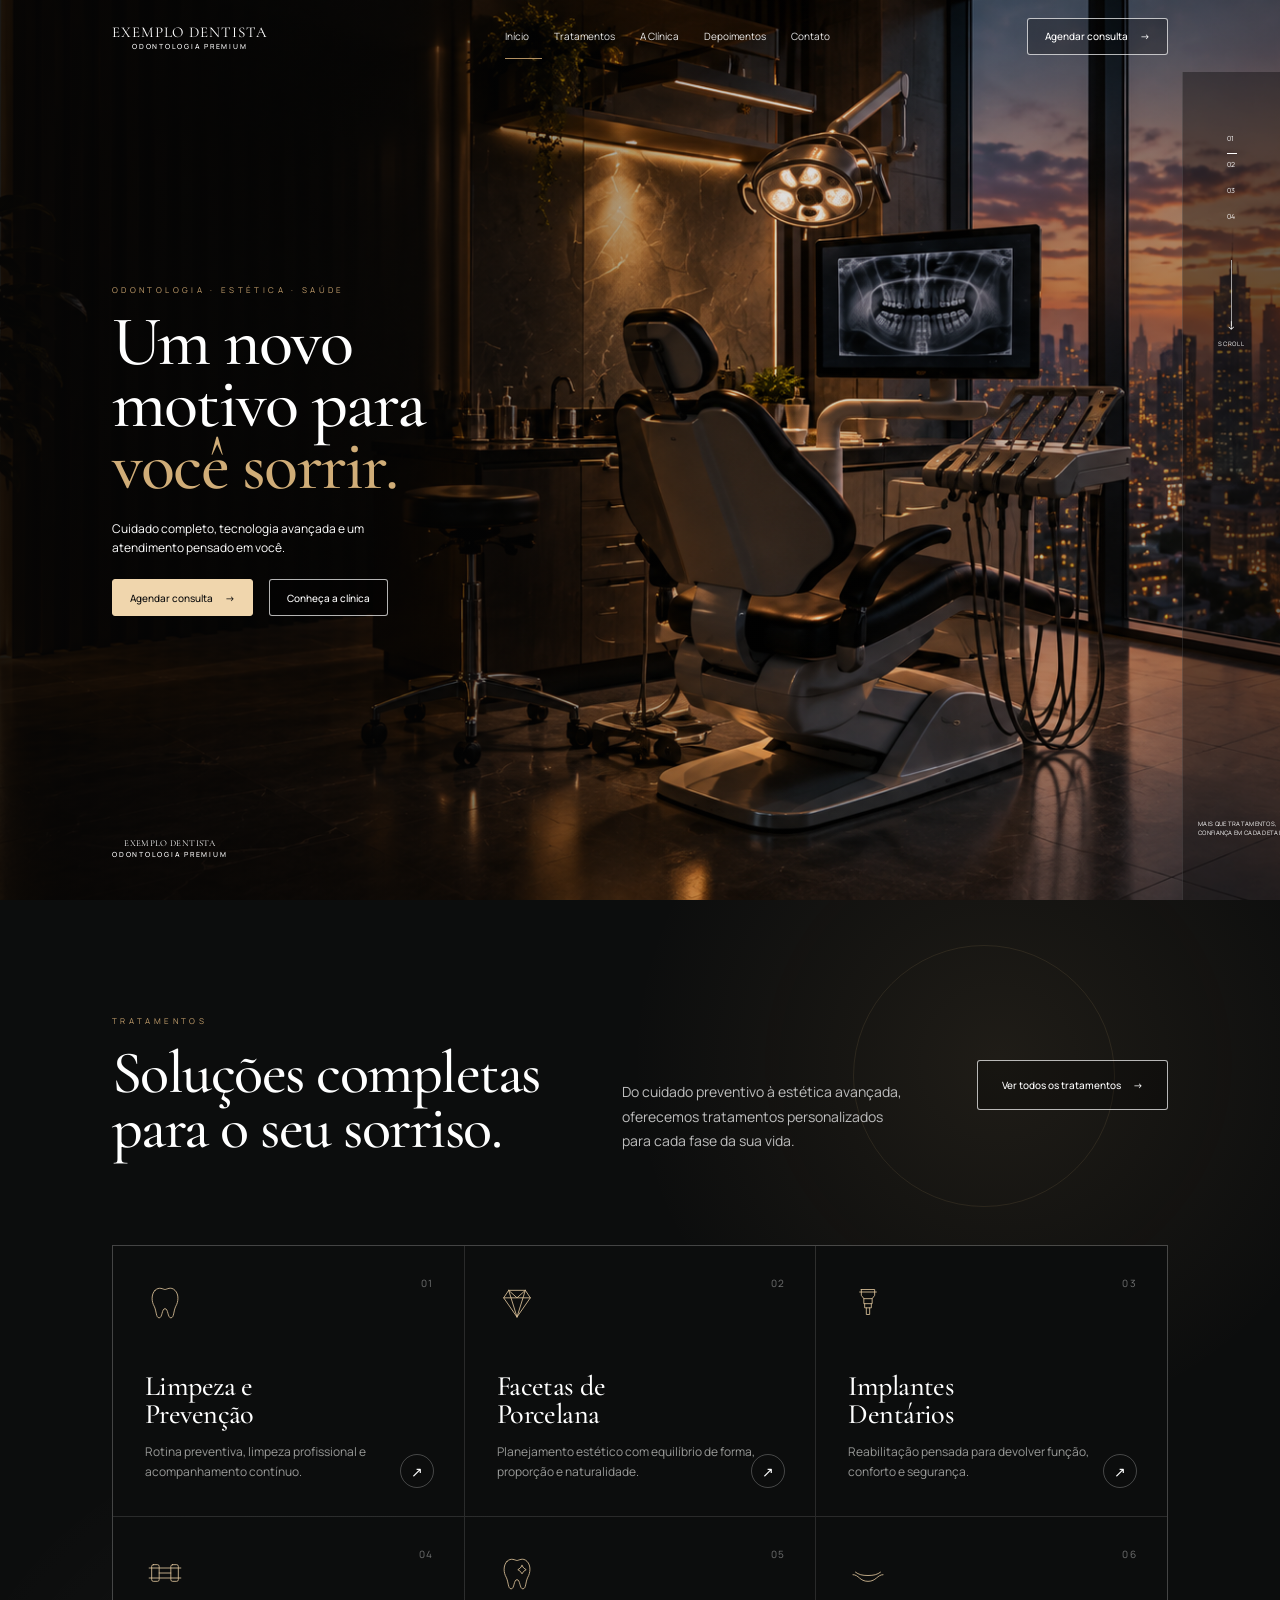
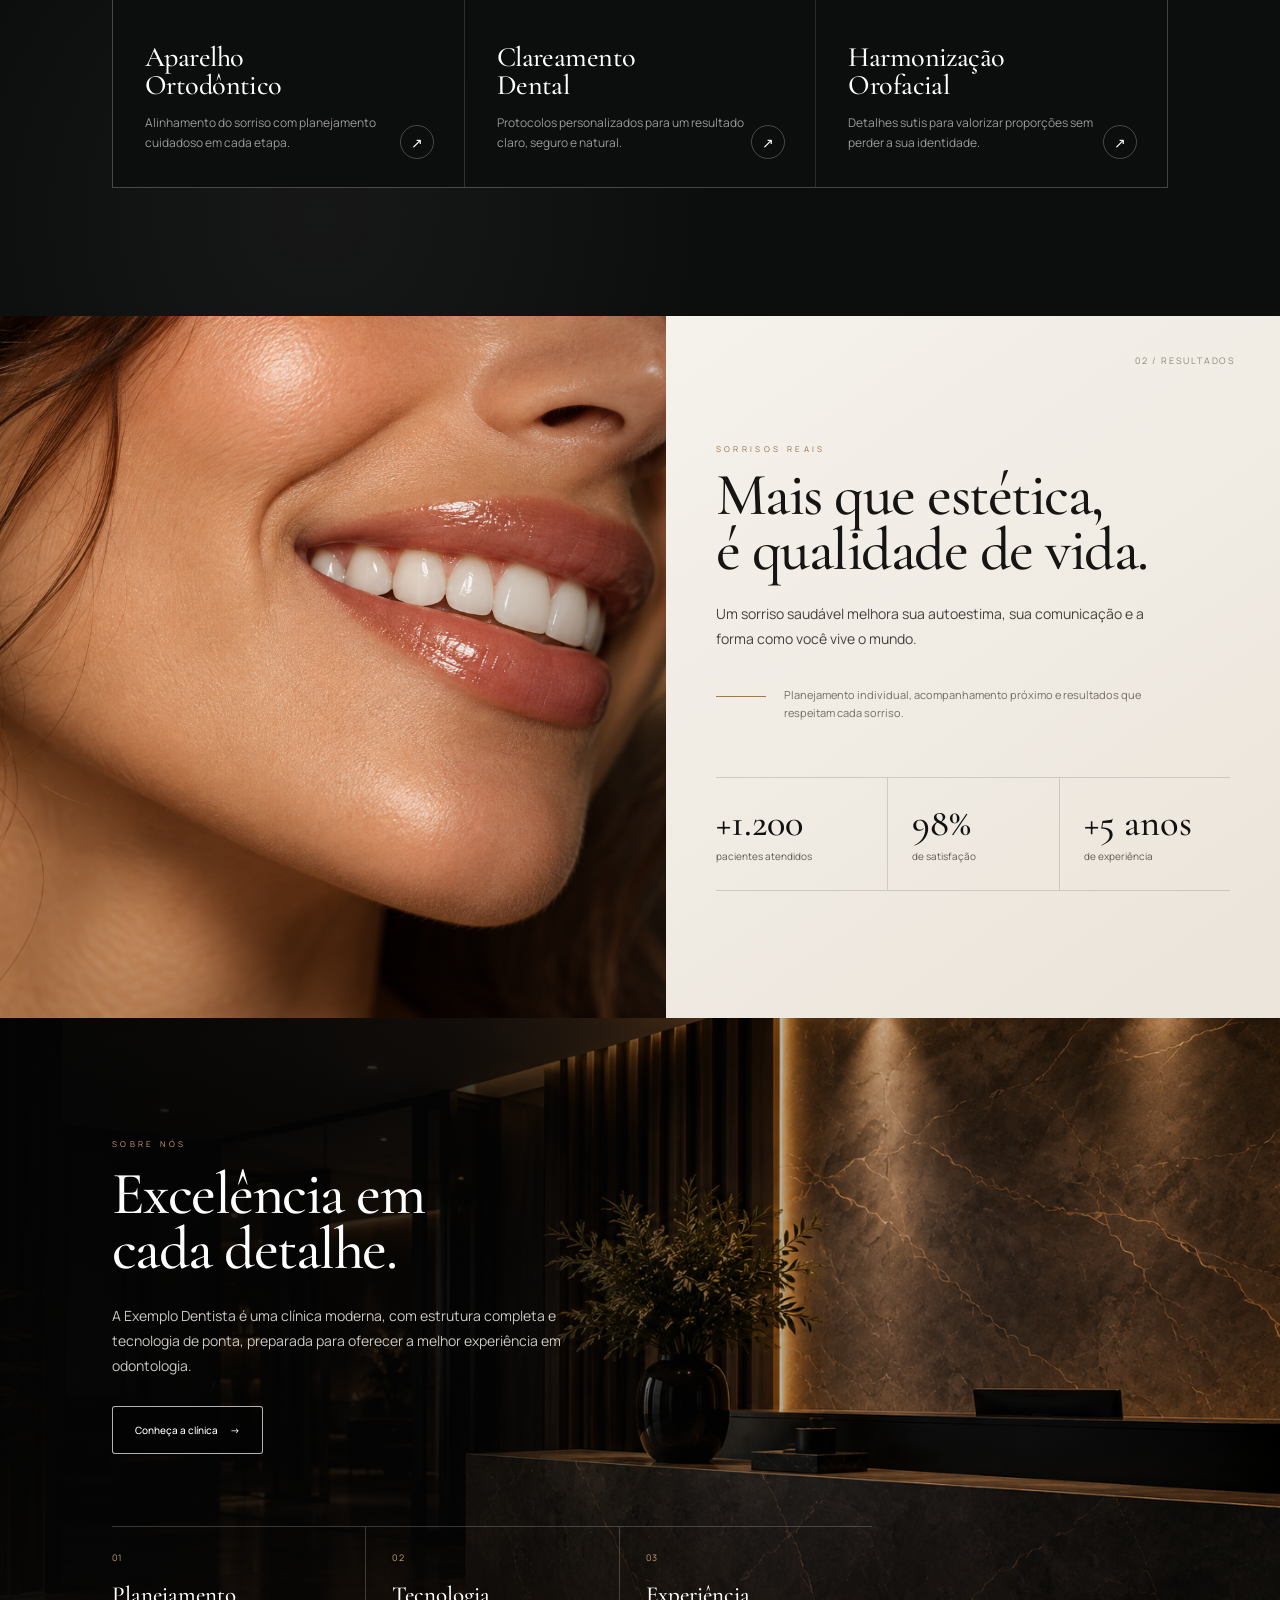
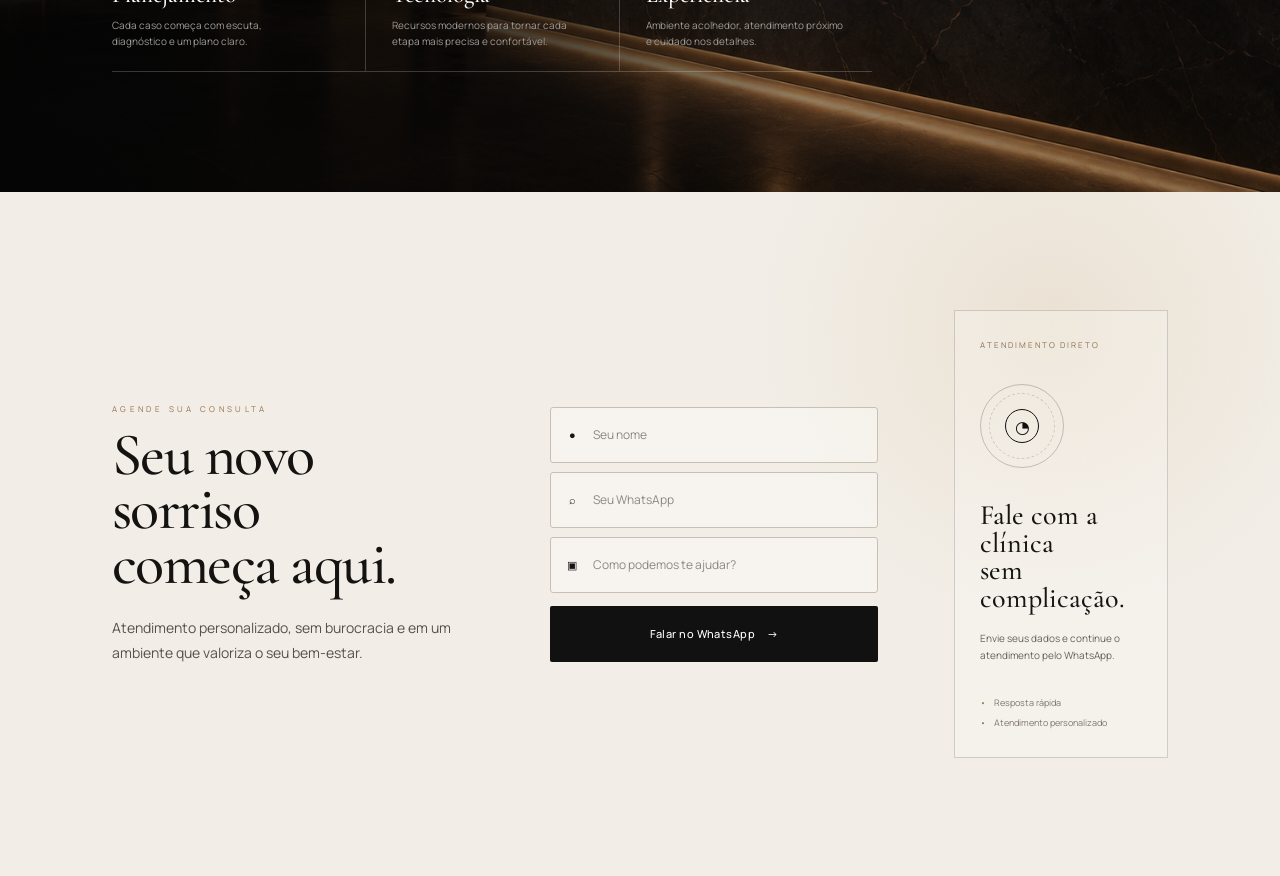
<file: projects/aurea-odontologia/index.html>
<!doctype html>
<html lang="pt-BR">
  <head>
    <meta charset="UTF-8" />
    <meta name="viewport" content="width=device-width, initial-scale=1.0" />
    <meta name="description" content="Exemplo Dentista — odontologia premium, estética e saúde." />
    <title>Exemplo Dentista — Odontologia Premium</title>
    <link rel="preconnect" href="https://fonts.googleapis.com" />
    <link rel="preconnect" href="https://fonts.gstatic.com" crossorigin />
    <link href="https://fonts.googleapis.com/css2?family=Cormorant+Garamond:wght@400;500;600&family=Manrope:wght@400;500;600&display=swap" rel="stylesheet" />
    <link rel="stylesheet" href="./styles.css" />
  </head>
  <body>
    <main>
      <section class="hero" id="inicio">
        <div class="hero-shade"></div>
        <header class="topbar wrap">
          <a class="brand" href="#inicio" aria-label="Exemplo Dentista - início">
            <span>EXEMPLO DENTISTA</span>
            <small>ODONTOLOGIA PREMIUM</small>
          </a>
          <nav aria-label="Navegação principal">
            <a class="active" href="#inicio">Início</a>
            <a href="#tratamentos">Tratamentos</a>
            <a href="#clinica">A Clínica</a>
            <a href="#depoimentos">Depoimentos</a>
            <a href="#contato">Contato</a>
          </nav>
          <a class="button button-outline header-cta" href="#contato">Agendar consulta <span>→</span></a>
          <details class="mobile-menu">
            <summary class="menu" aria-label="Abrir menu"><span></span><span></span></summary>
            <div class="mobile-links">
              <a href="#inicio">Início</a>
              <a href="#tratamentos">Tratamentos</a>
              <a href="#clinica">A Clínica</a>
              <a href="#depoimentos">Depoimentos</a>
              <a href="#contato">Contato</a>
            </div>
          </details>
        </header>

        <div class="hero-content wrap">
          <p class="eyebrow">ODONTOLOGIA · ESTÉTICA · SAÚDE</p>
          <h1>Um novo<br />motivo para<br /><em>você sorrir.</em></h1>
          <p class="hero-copy">Cuidado completo, tecnologia avançada e um<br class="desktop" /> atendimento pensado em você.</p>
          <div class="hero-actions">
            <a class="button button-light" href="#contato">Agendar consulta <span>→</span></a>
            <a class="button button-outline" href="#clinica">Conheça a clínica</a>
          </div>
        </div>

        <div class="hero-signature">
          <span>EXEMPLO DENTISTA</span>
          <small>ODONTOLOGIA PREMIUM</small>
        </div>

        <aside class="hero-rail" aria-hidden="true">
          <ol>
            <li class="selected">01</li><li>02</li><li>03</li><li>04</li>
          </ol>
          <div class="scroll-line"><span>↓</span></div>
          <small>SCROLL</small>
          <p>MAIS QUE TRATAMENTOS,<br />CONFIANÇA EM CADA DETALHE.</p>
        </aside>
      </section>

      <section class="treatments" id="tratamentos">
        <div class="wrap">
          <div class="treatments-head">
            <div>
              <p class="eyebrow">TRATAMENTOS</p>
              <h2>Soluções completas<br />para o seu sorriso.</h2>
            </div>
            <p class="section-copy">Do cuidado preventivo à estética avançada, oferecemos tratamentos personalizados para cada fase da sua vida.</p>
            <a class="button button-outline" href="#tratamentos-lista">Ver todos os tratamentos <span>→</span></a>
          </div>

          <div class="treatment-list" id="tratamentos-lista">
            <article>
              <svg viewBox="0 0 48 48" aria-hidden="true"><path d="M12 10c-5 5-4 14-1 19 3 6 2 14 6 14 4 0 3-11 7-11s3 11 7 11c4 0 3-8 6-14 3-5 4-14-1-19-5-5-10-1-12-1s-7-4-12 1Z"/></svg>
              <span class="treatment-number">01</span><h3>Limpeza e<br />Prevenção</h3><p>Rotina preventiva, limpeza profissional e acompanhamento contínuo.</p><span class="treatment-link" aria-hidden="true">↗</span>
            </article>
            <article>
              <svg viewBox="0 0 48 48" aria-hidden="true"><path d="m24 42 16-23-6-9H14l-6 9 16 23Z"/><path d="M8 19h32M14 10l10 32 10-32M14 10l10 9 10-9"/></svg>
              <span class="treatment-number">02</span><h3>Facetas de<br />Porcelana</h3><p>Planejamento estético com equilíbrio de forma, proporção e naturalidade.</p><span class="treatment-link" aria-hidden="true">↗</span>
            </article>
            <article>
              <svg viewBox="0 0 48 48" aria-hidden="true"><path d="M16 9h16v7l-3 4H19l-3-4V9ZM19 20v6h10v-6M20 26v5h8v-5M22 31v8h4v-8"/><path d="M14 12h20"/></svg>
              <span class="treatment-number">03</span><h3>Implantes<br />Dentários</h3><p>Reabilitação pensada para devolver função, conforto e segurança.</p><span class="treatment-link" aria-hidden="true">↗</span>
            </article>
            <article>
              <svg viewBox="0 0 48 48" aria-hidden="true"><path d="M5 18h38M5 30h38"/><rect x="8" y="14" width="9" height="20" rx="2"/><rect x="31" y="14" width="9" height="20" rx="2"/><path d="M17 24h14"/></svg>
              <span class="treatment-number">04</span><h3>Aparelho<br />Ortodôntico</h3><p>Alinhamento do sorriso com planejamento cuidadoso em cada etapa.</p><span class="treatment-link" aria-hidden="true">↗</span>
            </article>
            <article>
              <svg viewBox="0 0 48 48" aria-hidden="true"><path d="M12 10c-5 5-4 14-1 19 3 6 2 14 6 14 4 0 3-11 7-11s3 11 7 11c4 0 3-8 6-14 3-5 4-14-1-19-5-5-10-1-12-1s-7-4-12 1Z"/><path d="m30 15 2 3 3 2-3 2-2 3-2-3-3-2 3-2 2-3Z"/></svg>
              <span class="treatment-number">05</span><h3>Clareamento<br />Dental</h3><p>Protocolos personalizados para um resultado claro, seguro e natural.</p><span class="treatment-link" aria-hidden="true">↗</span>
            </article>
            <article>
              <svg viewBox="0 0 48 48" aria-hidden="true"><path d="M6 26c7 0 8 8 18 8s11-8 18-8"/><path d="M9 23c4 3 8 4 15 4s11-1 15-4"/></svg>
              <span class="treatment-number">06</span><h3>Harmonização<br />Orofacial</h3><p>Detalhes sutis para valorizar proporções sem perder a sua identidade.</p><span class="treatment-link" aria-hidden="true">↗</span>
            </article>
          </div>
        </div>
      </section>

      <section class="results" id="depoimentos">
        <div class="results-photo" role="img" aria-label="Sorriso saudável em close"></div>
        <div class="results-copy">
          <div class="results-inner">
            <p class="eyebrow">SORRISOS REAIS</p>
            <h2>Mais que estética,<br />é qualidade de vida.</h2>
            <p>Um sorriso saudável melhora sua autoestima, sua comunicação e a forma como você vive o mundo.</p>
            <div class="results-note"><span></span><p>Planejamento individual, acompanhamento próximo e resultados que respeitam cada sorriso.</p></div>
            <div class="stats" aria-label="Resultados da clínica">
              <div><strong>+1.200</strong><span>pacientes atendidos</span></div>
              <div><strong>98%</strong><span>de satisfação</span></div>
              <div><strong>+5 anos</strong><span>de experiência</span></div>
            </div>
          </div>
        </div>
      </section>

      <section class="about" id="clinica">
        <div class="about-shade"></div>
        <div class="wrap about-content">
          <p class="eyebrow">SOBRE NÓS</p>
          <h2>Excelência em<br />cada detalhe.</h2>
          <p>A Exemplo Dentista é uma clínica moderna, com estrutura completa e tecnologia de ponta, preparada para oferecer a melhor experiência em odontologia.</p>
          <a class="button button-outline" href="#contato">Conheça a clínica <span>→</span></a>
          <div class="about-features" aria-label="Diferenciais da clínica">
            <div><span>01</span><strong>Planejamento</strong><small>Cada caso começa com escuta, diagnóstico e um plano claro.</small></div>
            <div><span>02</span><strong>Tecnologia</strong><small>Recursos modernos para tornar cada etapa mais precisa e confortável.</small></div>
            <div><span>03</span><strong>Experiência</strong><small>Ambiente acolhedor, atendimento próximo e cuidado nos detalhes.</small></div>
          </div>
        </div>
      </section>

      <section class="contact" id="contato">
        <div class="wrap contact-grid">
          <div class="contact-intro">
            <p class="eyebrow">AGENDE SUA CONSULTA</p>
            <h2>Seu novo sorriso<br />começa aqui.</h2>
            <p>Atendimento personalizado, sem burocracia e em um ambiente que valoriza o seu bem-estar.</p>
          </div>

          <form class="contact-form">
            <label><span aria-hidden="true">●</span><input name="nome" type="text" placeholder="Seu nome" autocomplete="name" required /></label>
            <label><span aria-hidden="true">⌕</span><input name="telefone" type="tel" placeholder="Seu WhatsApp" autocomplete="tel" required /></label>
            <label><span aria-hidden="true">▣</span><input name="mensagem" type="text" placeholder="Como podemos te ajudar?" required /></label>
            <button class="button submit-button" type="submit">Falar no WhatsApp <span>→</span></button>
            <p class="form-status" role="status" aria-live="polite"></p>
          </form>

          <aside class="whatsapp-card">
            <div class="contact-card-kicker">ATENDIMENTO DIRETO</div>
            <div class="whatsapp-orbit"><span class="whatsapp-icon">◔</span></div>
            <h3>Fale com a clínica<br />sem complicação.</h3>
            <p>Envie seus dados e continue o atendimento pelo WhatsApp.</p>
            <div class="contact-card-meta"><span>Resposta rápida</span><span>Atendimento personalizado</span></div>
          </aside>
        </div>
      </section>
    </main>
    <script>
      const form = document.querySelector('.contact-form');
      const formStatus = document.querySelector('.form-status');

      document.documentElement.dataset.jsReady = 'true';

      form?.addEventListener('submit', (event) => {
        event.preventDefault();
        const fields = [...form.querySelectorAll('input')];
        const invalid = fields.find((field) => !field.value.trim());

        fields.forEach((field) => field.removeAttribute('aria-invalid'));
        if (invalid) {
          invalid.setAttribute('aria-invalid', 'true');
          invalid.focus();
          formStatus.textContent = 'Preencha os campos para continuar.';
          formStatus.classList.remove('success');
          return;
        }

        formStatus.textContent = 'Tudo certo! Sua solicitação está pronta para atendimento.';
        formStatus.classList.add('success');
        form.reset();
      });

      const reducedMotion = window.matchMedia('(prefers-reduced-motion: reduce)').matches;
      const revealTargets = document.querySelectorAll(
        '.treatments-head > *, .treatment-list article, .results-inner > *, .about-content > *, .contact-grid > *'
      );

      if (!reducedMotion && 'IntersectionObserver' in window) {
        revealTargets.forEach((el, index) => {
          el.classList.add('reveal');
          el.style.setProperty('--reveal-delay', `${Math.min(index % 6, 5) * 70}ms`);
        });

        const observer = new IntersectionObserver((entries) => {
          entries.forEach((entry) => {
            if (!entry.isIntersecting) return;
            entry.target.classList.add('is-visible');
            observer.unobserve(entry.target);
          });
        }, { threshold: 0.14, rootMargin: '0px 0px -7% 0px' });

        revealTargets.forEach((el) => observer.observe(el));
      } else {
        revealTargets.forEach((el) => el.classList.add('is-visible'));
      }
    </script>
  </body>
</html>
</file>
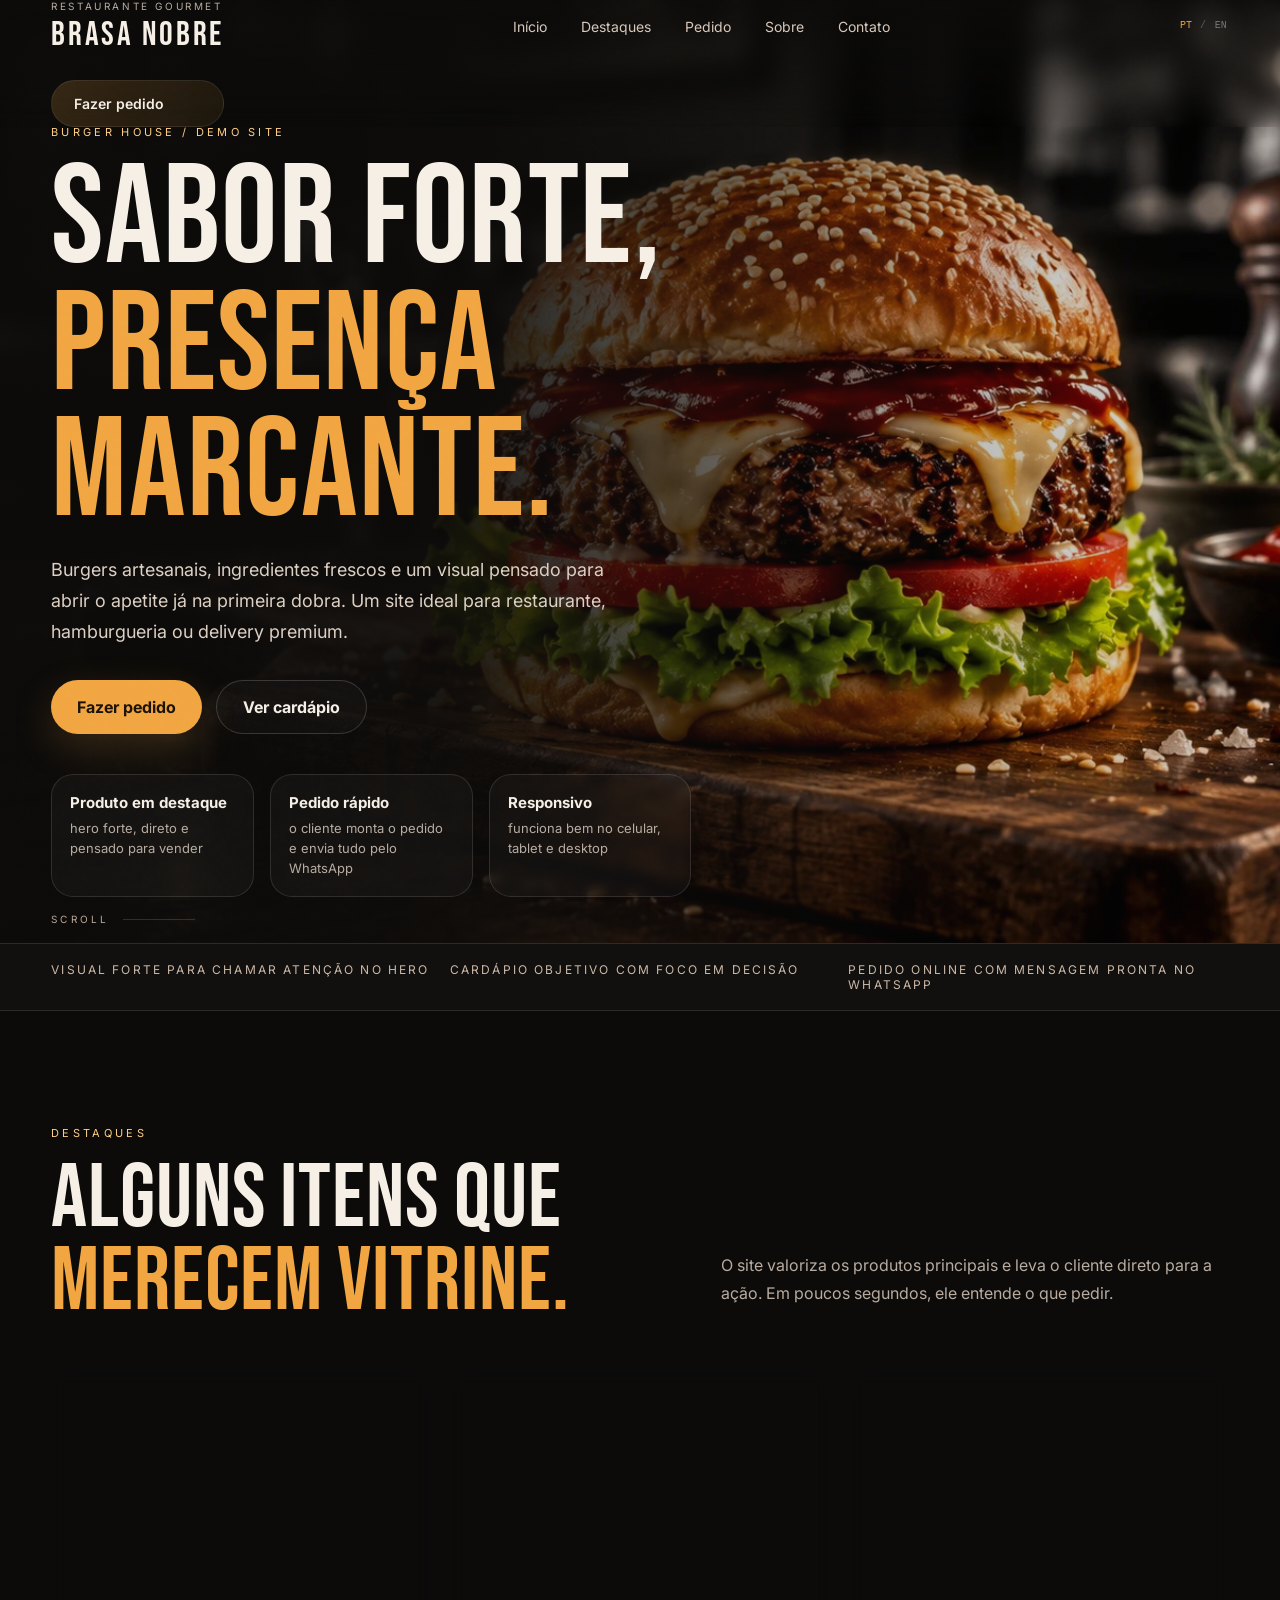
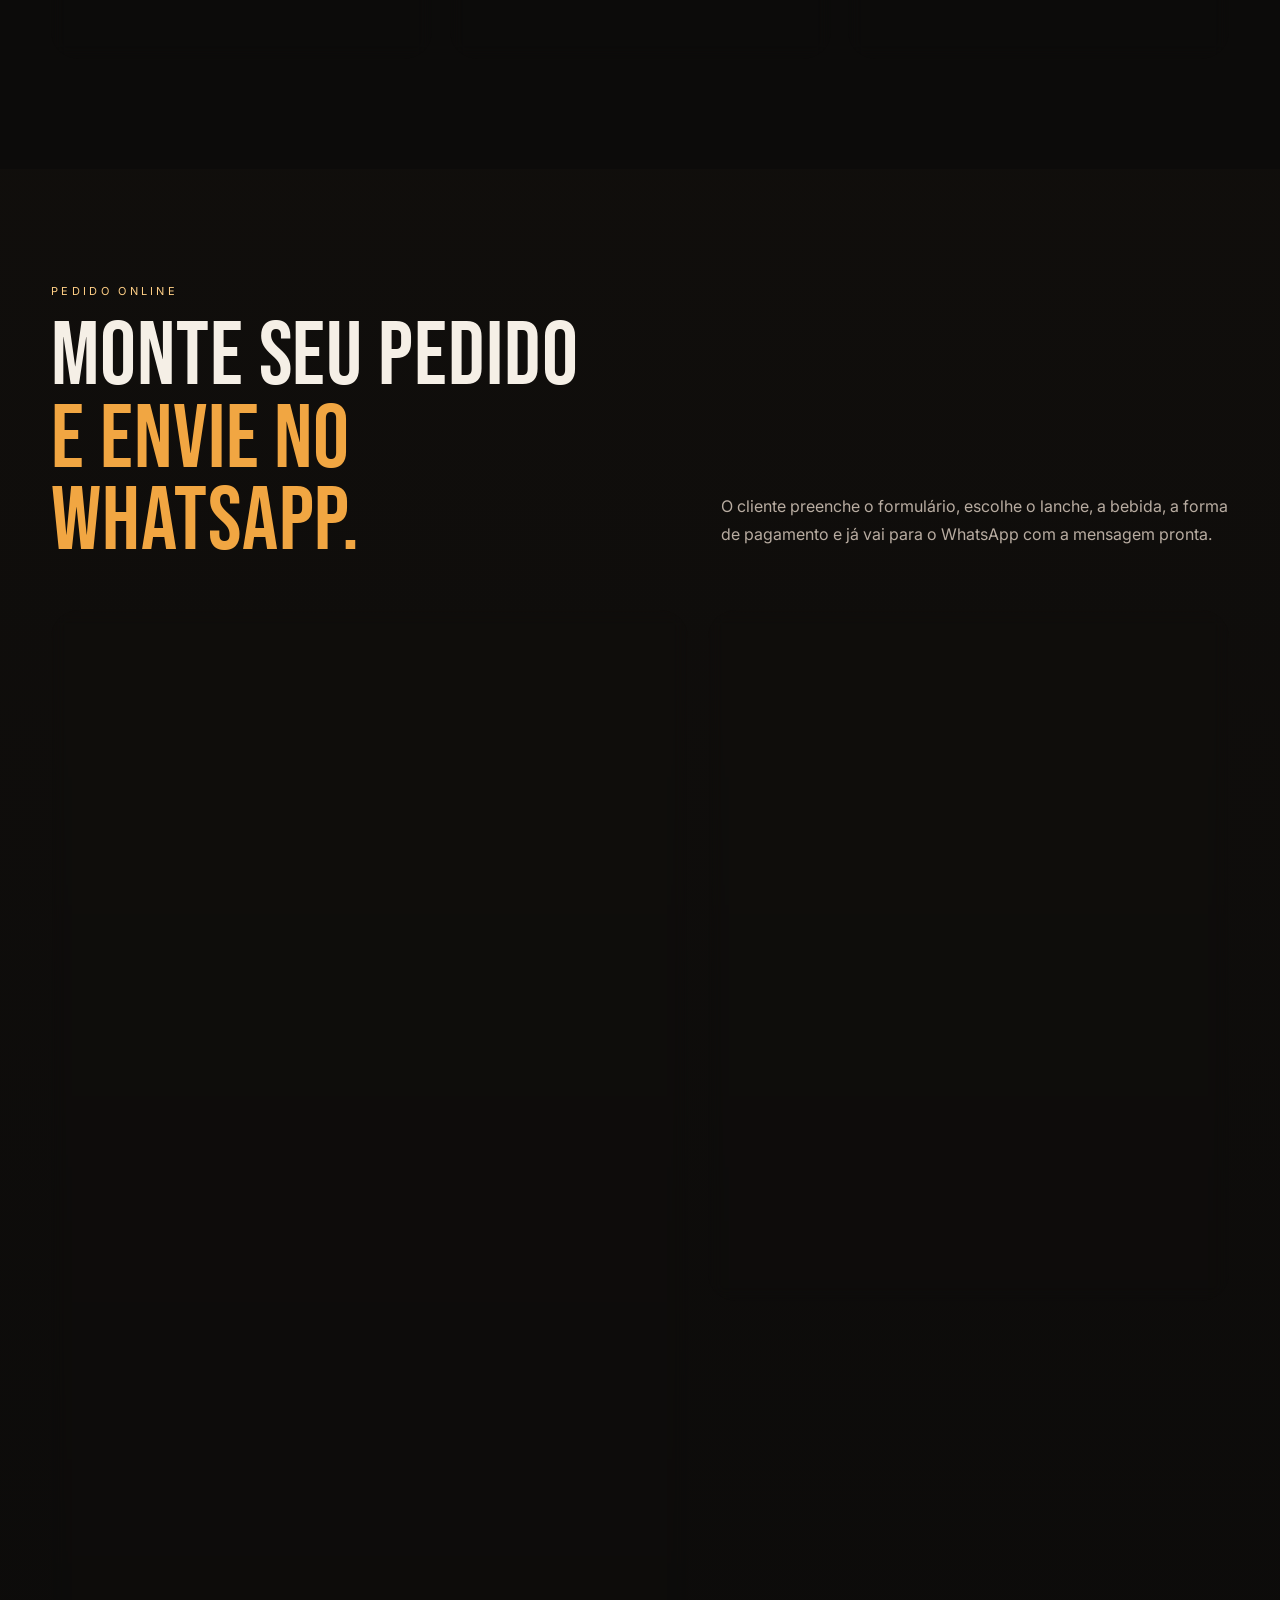
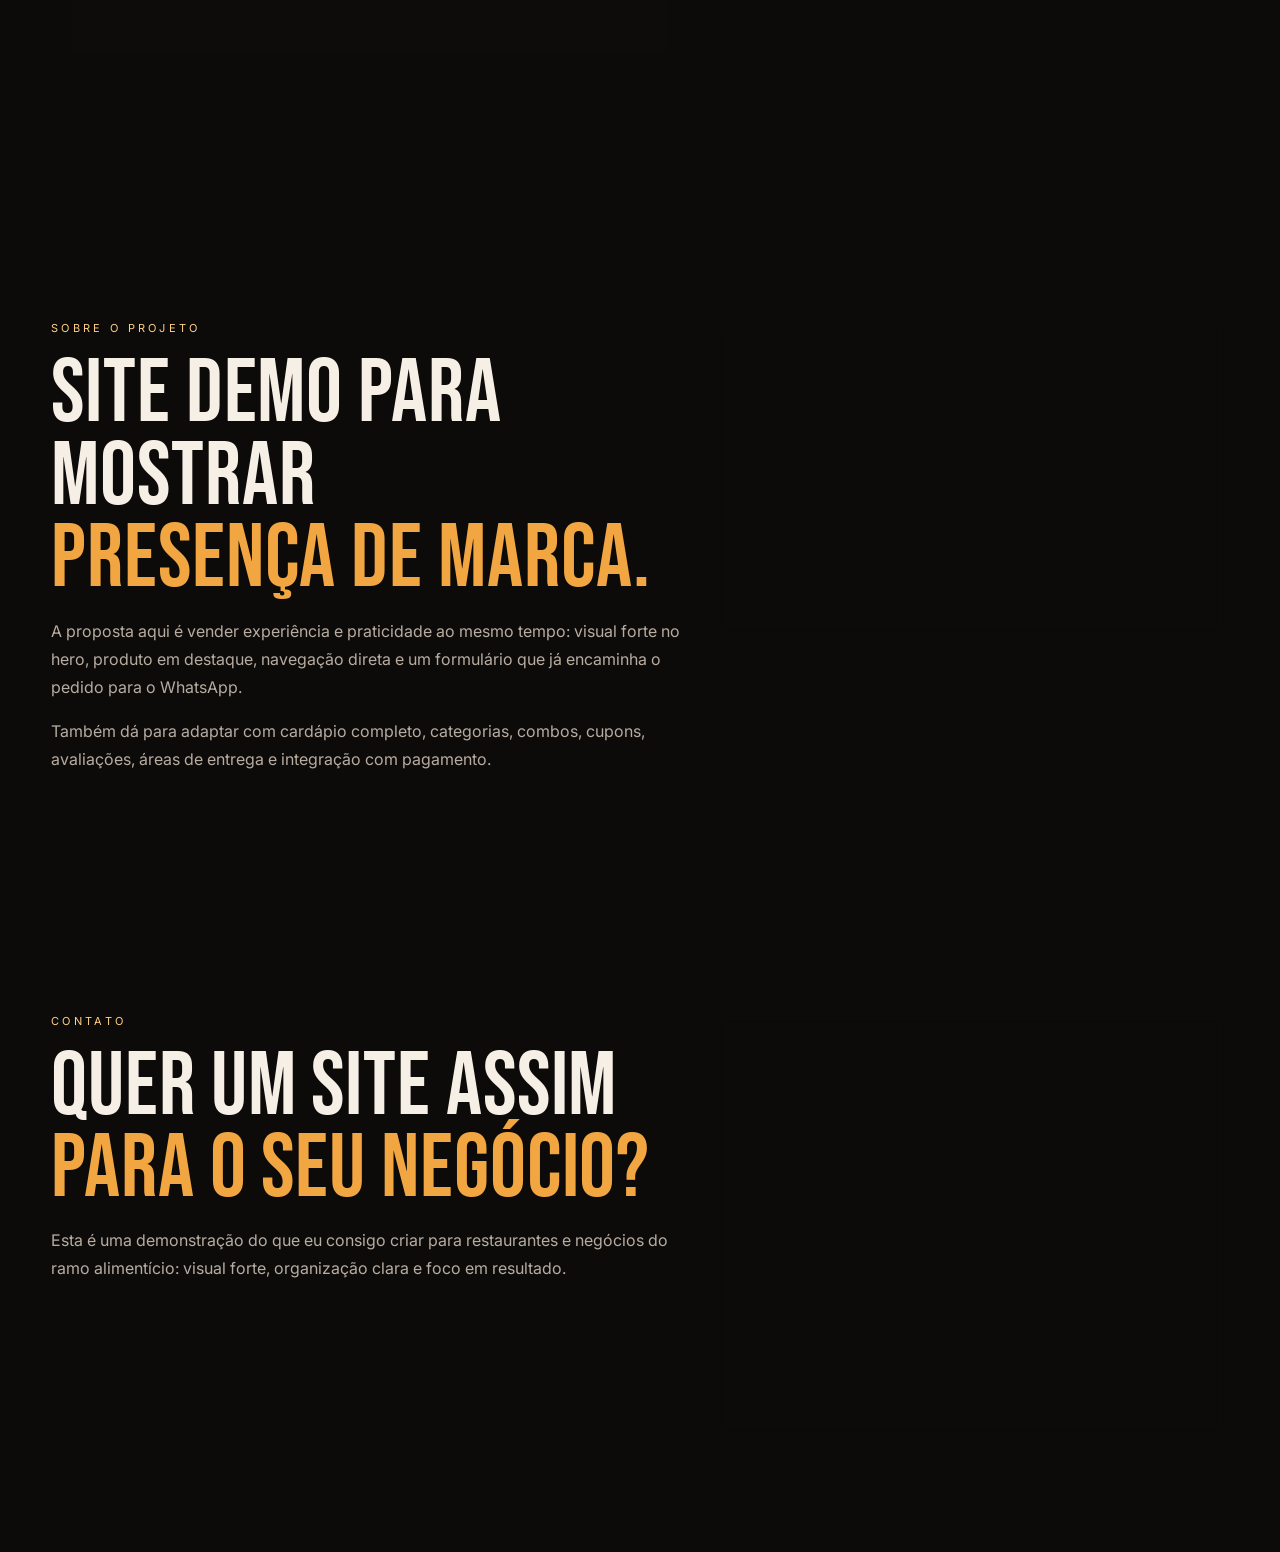
<file: projects/brasa-nobre/index.html>
<!doctype html>
<html lang="pt-BR">
<head>
  <meta charset="utf-8" />
  <meta name="viewport" content="width=device-width, initial-scale=1, maximum-scale=1, user-scalable=no, viewport-fit=cover" />
  <meta name="description" content="Brasa Nobre — hamburgueria gourmet com burgers artesanais, ambiente moderno e pedidos pelo WhatsApp." />
  <meta name="theme-color" content="#0c0b0a" />
  <title>Brasa Nobre — Restaurante Gourmet</title>
  <link rel="preconnect" href="https://fonts.googleapis.com">
  <link rel="preconnect" href="https://fonts.gstatic.com" crossorigin>
  <link href="https://fonts.googleapis.com/css2?family=Bebas+Neue&family=Inter:wght@300;400;500;600;700;800&display=swap" rel="stylesheet">
  <link rel="stylesheet" href="styles.css" />
</head>
<body>
  <div class="noise" aria-hidden="true"></div>

  <header class="site-header" id="topo">
    <div class="shell nav">
      <a class="brand" href="#topo">
        <span class="brand__eyebrow">RESTAURANTE GOURMET</span>
        <span class="brand__name">BRASA NOBRE</span>
      </a>

      <nav class="nav__links" aria-label="Navegação principal">
        <a href="#inicio">Início</a>
        <a href="#menu">Destaques</a>
        <a href="#pedido">Pedido</a>
        <a href="#sobre">Sobre</a>
        <a href="#contato">Contato</a>
      </nav>

      <div class="site-lang" aria-label="Idioma / Language">
  <button class="site-lang__btn is-active" type="button" data-lang="pt" aria-pressed="true">PT</button>
  <span>/</span>
  <button class="site-lang__btn" type="button" data-lang="en" aria-pressed="false">EN</button>
</div>
      <a class="nav__cta" href="#pedido">Fazer pedido</a>
    </div>
  </header>

  <main>
    <section class="hero" id="inicio">
      <div class="hero__bg" aria-hidden="true"></div>
      <div class="hero__overlay" aria-hidden="true"></div>
      <div class="hero__cut" aria-hidden="true"></div>

      <div class="shell hero__grid">
        <div class="hero__copy reveal-up">
          <span class="section-label">BURGER HOUSE / DEMO SITE</span>
          <h1>Sabor forte,<br><em>presença marcante.</em></h1>
          <p>
            Burgers artesanais, ingredientes frescos e um visual pensado para abrir o apetite já na primeira dobra.
            Um site ideal para restaurante, hamburgueria ou delivery premium.
          </p>

          <div class="hero__actions">
            <a class="btn btn--primary" href="#pedido">Fazer pedido</a>
            <a class="btn btn--ghost" href="#menu">Ver cardápio</a>
          </div>

          <ul class="hero__facts">
            <li><strong>Produto em destaque</strong><span>hero forte, direto e pensado para vender</span></li>
            <li><strong>Pedido rápido</strong><span>o cliente monta o pedido e envia tudo pelo WhatsApp</span></li>
            <li><strong>Responsivo</strong><span>funciona bem no celular, tablet e desktop</span></li>
          </ul>
        </div>
      </div>

      <div class="hero__scroll" aria-hidden="true">
        <span>SCROLL</span>
        <i></i>
      </div>
    </section>

    <section class="feature-band">
      <div class="shell feature-band__grid">
        <p>Visual forte para chamar atenção no hero</p>
        <p>Cardápio objetivo com foco em decisão</p>
        <p>Pedido online com mensagem pronta no WhatsApp</p>
      </div>
    </section>

    <section class="menu section" id="menu">
      <div class="shell">
        <div class="section-head reveal-up">
          <div>
            <span class="section-label">DESTAQUES</span>
            <h2>Alguns itens que<br><em>merecem vitrine.</em></h2>
          </div>
          <p>
            O site valoriza os produtos principais e leva o cliente direto para a ação. Em poucos segundos, ele entende o que pedir.
          </p>
        </div>

        <div class="menu-grid">
          <article class="menu-card reveal-up">
            <span class="menu-card__number">01</span>
            <h3>Brasa Burger</h3>
            <p>Pão brioche, blend artesanal, queijo cremoso, tomate fresco, alface crocante e molho da casa.</p>
            <strong>R$ 34,90</strong>
          </article>

          <article class="menu-card reveal-up">
            <span class="menu-card__number">02</span>
            <h3>Double Pepper</h3>
            <p>Dois burgers na brasa, cheddar, cebola caramelizada e maionese levemente apimentada.</p>
            <strong>R$ 41,90</strong>
          </article>

          <article class="menu-card reveal-up">
            <span class="menu-card__number">03</span>
            <h3>Truffle Fries</h3>
            <p>Batatas crocantes com parmesão, toque trufado e finalização pensada para compartilhar.</p>
            <strong>R$ 23,90</strong>
          </article>
        </div>
      </div>
    </section>

    <section class="order section" id="pedido">
      <div class="shell">
        <div class="section-head reveal-up">
          <div>
            <span class="section-label">PEDIDO ONLINE</span>
            <h2>Monte seu pedido<br><em>e envie no WhatsApp.</em></h2>
          </div>
          <p>
            O cliente preenche o formulário, escolhe o lanche, a bebida, a forma de pagamento e já vai para o WhatsApp com a mensagem pronta.
          </p>
        </div>

        <div class="order__grid">
          <form class="order-form reveal-up" id="orderForm">
            <div class="form-grid">
              <label class="field field--full">
                <span>Nome</span>
                <input type="text" name="nome" placeholder="Seu nome" required>
              </label>

              <label class="field">
                <span>Tipo de pedido</span>
                <select name="tipoPedido" required>
                  <option value="Entrega">Entrega</option>
                  <option value="Retirada">Retirada no local</option>
                </select>
              </label>

              <label class="field">
                <span>Telefone</span>
                <input type="tel" name="telefone" placeholder="(19) 99999-9999">
              </label>

              <label class="field field--full">
                <span>Endereço</span>
                <input type="text" name="endereco" placeholder="Rua, número, bairro e complemento" required>
              </label>

              <label class="field">
                <span>Lanche</span>
                <select name="lanche" required>
                  <option value="Brasa Burger">Brasa Burger — R$ 34,90</option>
                  <option value="Double Pepper">Double Pepper — R$ 41,90</option>
                  <option value="Cheddar House">Cheddar House — R$ 37,90</option>
                  <option value="Smash Nobre">Smash Nobre — R$ 29,90</option>
                </select>
              </label>

              <label class="field">
                <span>Acompanhamento</span>
                <select name="acompanhamento">
                  <option value="Sem acompanhamento">Sem acompanhamento</option>
                  <option value="Batata frita individual">Batata frita individual</option>
                  <option value="Batata rústica">Batata rústica</option>
                  <option value="Onion rings">Onion rings</option>
                </select>
              </label>

              <fieldset class="field field--full checks">
                <legend>Extras</legend>
                <div class="checks__grid">
                  <label><input type="checkbox" name="extras" value="Bacon extra"> Bacon extra</label>
                  <label><input type="checkbox" name="extras" value="Cheddar extra"> Cheddar extra</label>
                  <label><input type="checkbox" name="extras" value="Molho da casa extra"> Molho da casa extra</label>
                  <label><input type="checkbox" name="extras" value="Ovo"> Ovo</label>
                </div>
              </fieldset>

              <fieldset class="field field--full checks">
                <legend>Remover ingredientes</legend>
                <div class="checks__grid">
                  <label><input type="checkbox" name="remover" value="Sem tomate"> Tomate</label>
                  <label><input type="checkbox" name="remover" value="Sem alface"> Alface</label>
                  <label><input type="checkbox" name="remover" value="Sem cebola"> Cebola</label>
                  <label><input type="checkbox" name="remover" value="Sem picles"> Picles</label>
                </div>
              </fieldset>

              <label class="field">
                <span>Bebida</span>
                <select name="bebida" required>
                  <option value="Coca-Cola 600ml">Coca-Cola 600ml</option>
                  <option value="Coca-Cola lata">Coca-Cola lata</option>
                  <option value="Guaraná lata">Guaraná lata</option>
                  <option value="Água sem gás">Água sem gás</option>
                  <option value="Sem bebida">Sem bebida</option>
                </select>
              </label>

              <label class="field">
                <span>Forma de pagamento</span>
                <select name="pagamento" required>
                  <option value="Pix">Pix</option>
                  <option value="Cartão de crédito">Cartão de crédito</option>
                  <option value="Cartão de débito">Cartão de débito</option>
                  <option value="Dinheiro">Dinheiro</option>
                </select>
              </label>

              <label class="field field--full">
                <span>Observações</span>
                <textarea name="observacoes" rows="4" placeholder="Ex.: sem tomate, ponto da carne, tocar interfone, troco para R$ 100..."></textarea>
              </label>
            </div>

            <div class="order-form__actions">
              <button type="submit" class="btn btn--primary">Enviar pedido no WhatsApp</button>
              <p>Ao clicar, o WhatsApp abre com o pedido completo já escrito.</p>
            </div>
          </form>

          <aside class="order-preview reveal-up">
            <span class="section-label">COMO FUNCIONA</span>
            <h3>Fluxo simples e prático.</h3>
            <ol>
              <li>O cliente preenche nome, endereço e itens do pedido.</li>
              <li>Escolhe a bebida, adicionais e forma de pagamento.</li>
              <li>Clica em enviar e o WhatsApp abre com tudo pronto.</li>
            </ol>

            <div class="preview-box">
              <strong>Mensagem gerada</strong>
              <p id="previewText">Olá! Quero fazer um pedido...</p>
            </div>
          </aside>
        </div>
      </div>
    </section>

    <section class="about section" id="sobre">
      <div class="shell about__grid">
        <div class="about__content reveal-up">
          <span class="section-label">SOBRE O PROJETO</span>
          <h2>Site demo para mostrar<br><em>presença de marca.</em></h2>
          <p>
            A proposta aqui é vender experiência e praticidade ao mesmo tempo: visual forte no hero, produto em destaque,
            navegação direta e um formulário que já encaminha o pedido para o WhatsApp.
          </p>
          <p>
            Também dá para adaptar com cardápio completo, categorias, combos, cupons, avaliações, áreas de entrega e integração com pagamento.
          </p>
        </div>

        <div class="about__panel reveal-up">
          <div>
            <span>ESTRATÉGIA</span>
            <strong>Imagem forte + pedido direto</strong>
          </div>
          <div>
            <span>OBJETIVO</span>
            <strong>Transformar visita em pedido</strong>
          </div>
          <div>
            <span>ESTILO</span>
            <strong>Gourmet, escuro e moderno</strong>
          </div>
        </div>
      </div>
    </section>

    <section class="contact section" id="contato">
      <div class="shell contact__grid">
        <div class="contact__copy reveal-up">
          <span class="section-label">CONTATO</span>
          <h2>Quer um site assim<br><em>para o seu negócio?</em></h2>
          <p>
            Esta é uma demonstração do que eu consigo criar para restaurantes e negócios do ramo alimentício:
            visual forte, organização clara e foco em resultado.
          </p>
        </div>

        <div class="contact__card reveal-up">
          <a href="https://wa.me/5519983273927" target="_blank" rel="noopener">WhatsApp<br><strong>(19) 98327-3927</strong></a>
          <a href="mailto:jao.marcondes.2006@gmail.com">E-mail<br><strong>jao.marcondes.2006@gmail.com</strong></a>
          <div class="contact__note">
            <strong>Projeto demonstrativo</strong>
            <p>Este site foi criado para apresentar minhas habilidades em design e desenvolvimento web. As imagens utilizadas neste projeto são ilustrativas e podem ser substituídas pelas fotos reais do cliente.</p>
          </div>
        </div>
      </div>
    </section>
  </main>

  <script src="i18n.js"></script>
  <script src="script.js"></script>
</body>
</html>
</file>
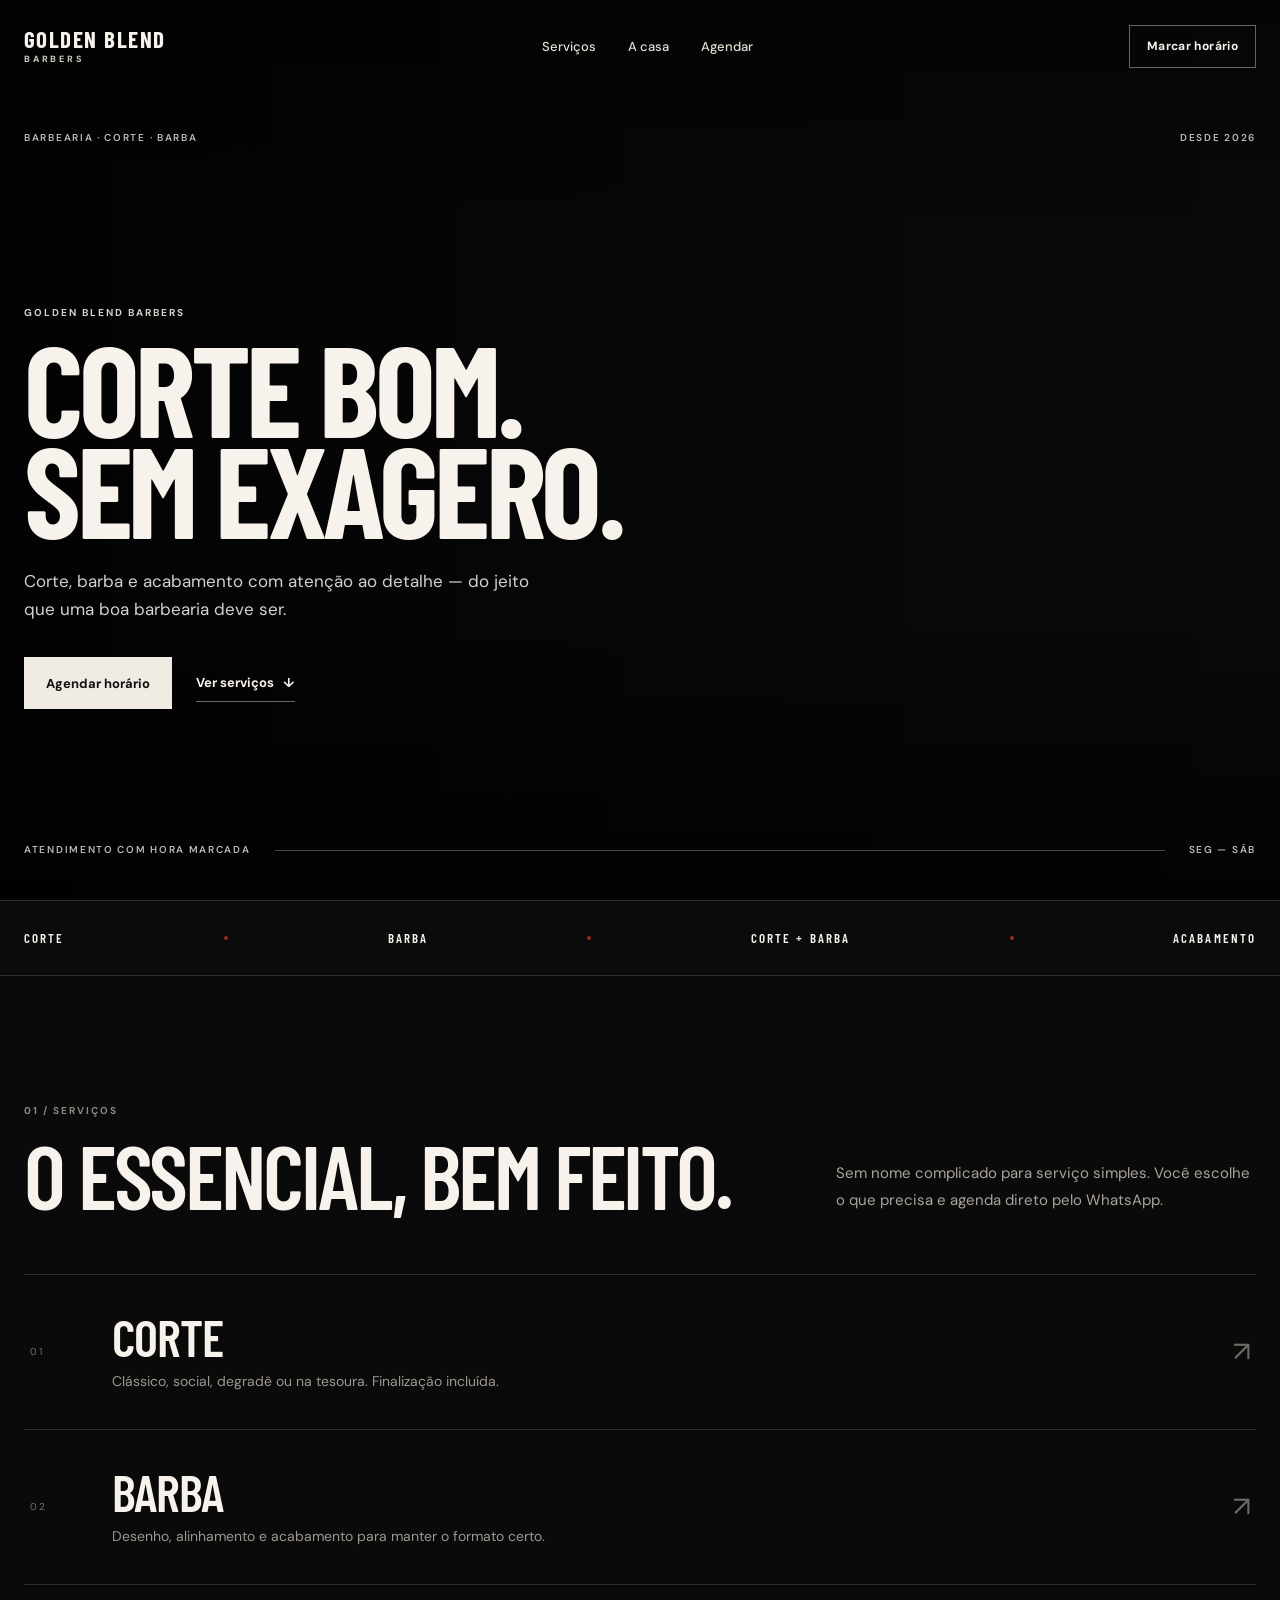
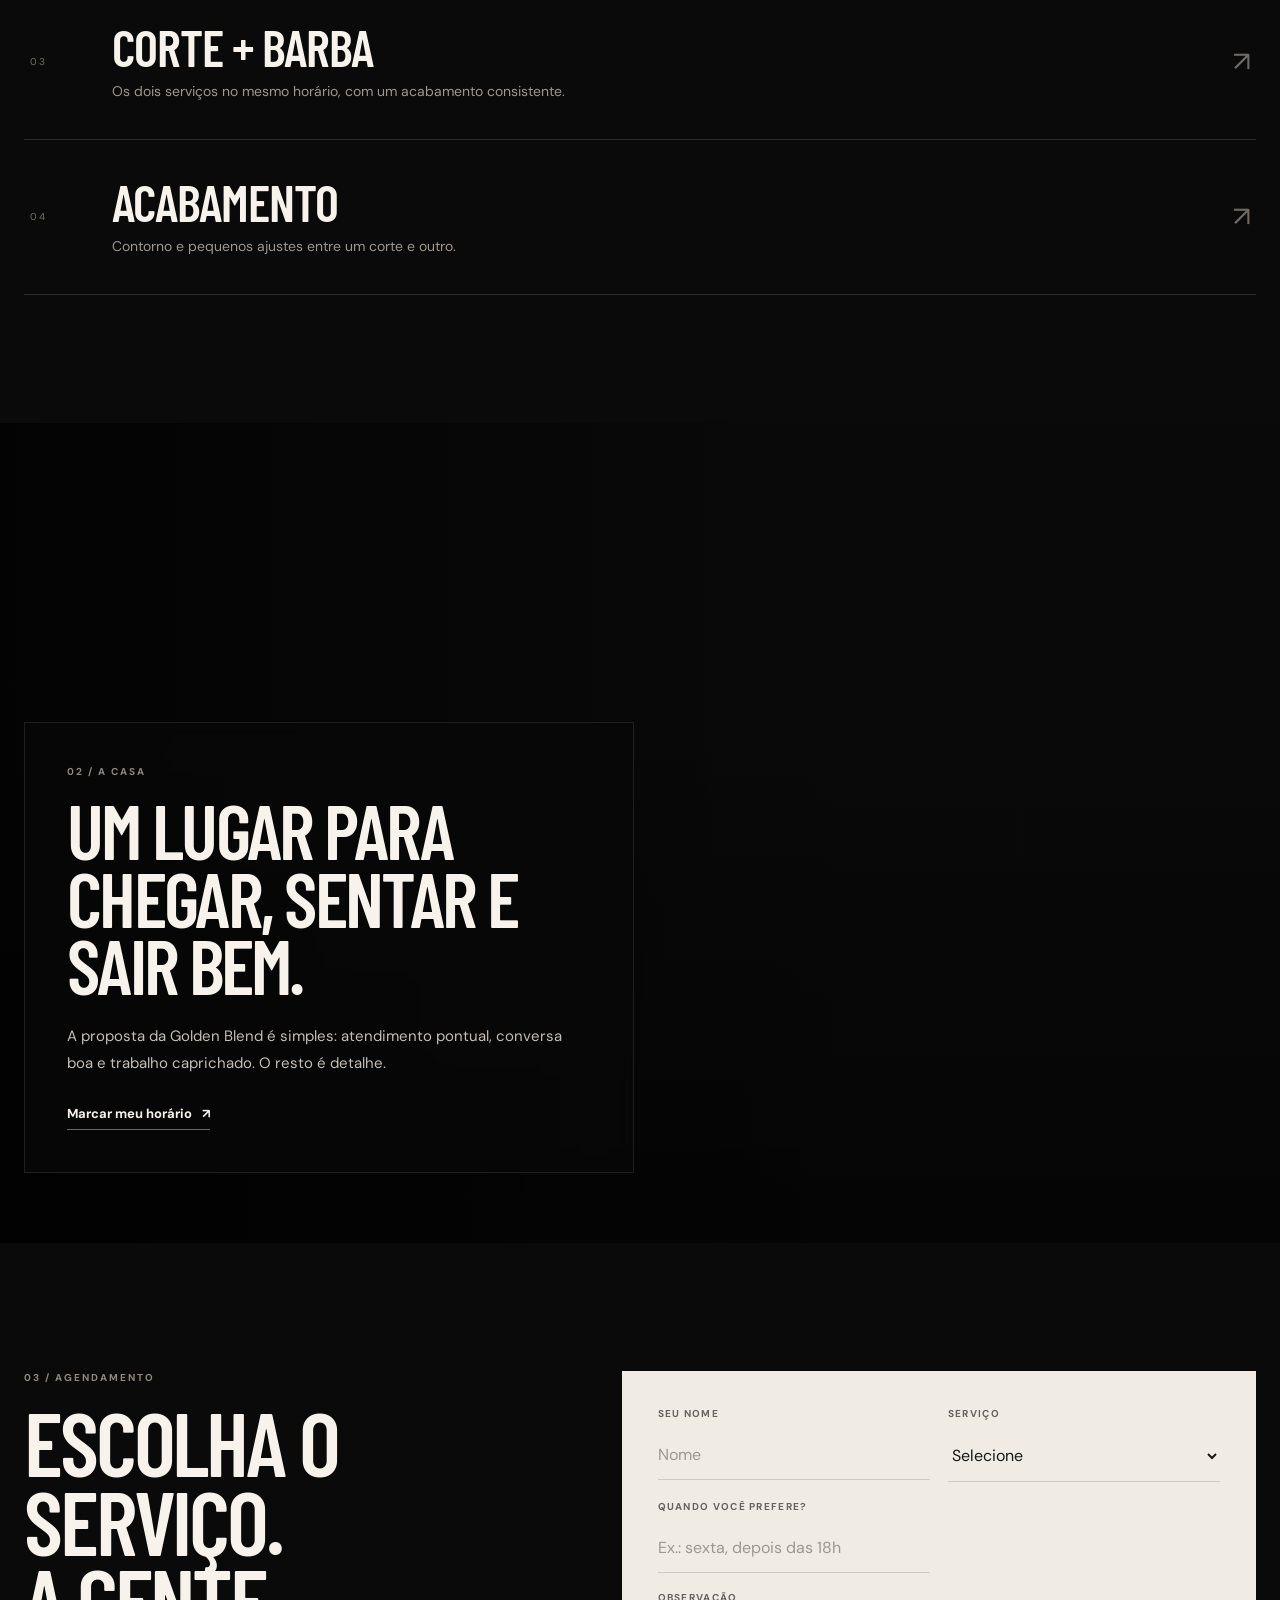
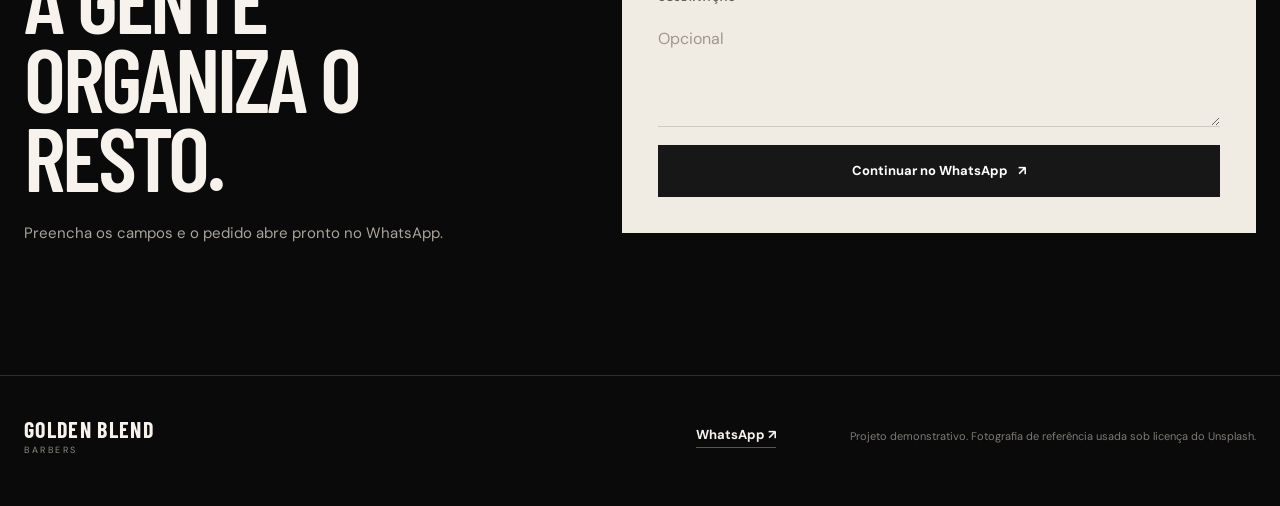
<file: projects/golden-blend-barbers/index.html>
<!doctype html>
<html lang="pt-BR">
<head>
  <meta charset="utf-8" />
  <meta name="viewport" content="width=device-width, initial-scale=1, viewport-fit=cover" />
  <meta name="description" content="Golden Blend Barbers — conceito de site para barbearia." />
  <meta name="theme-color" content="#0a0a0a" />
  <title>Golden Blend Barbers</title>
  <link rel="preconnect" href="https://fonts.googleapis.com" />
  <link rel="preconnect" href="https://fonts.gstatic.com" crossorigin />
  <link href="https://fonts.googleapis.com/css2?family=Barlow+Condensed:wght@500;600;700&family=DM+Sans:wght@400;500;600;700&display=swap" rel="stylesheet" />
  <link rel="stylesheet" href="styles.css" />
</head>
<body>
  <header class="site-header" id="siteHeader">
    <div class="nav shell">
      <a class="brand" href="#inicio" aria-label="Golden Blend Barbers — início">
        <span class="brand__main">GOLDEN BLEND</span>
        <span class="brand__sub">BARBERS</span>
      </a>

      <button class="menu-toggle" id="menuToggle" type="button" aria-expanded="false" aria-controls="navLinks" aria-label="Abrir menu">
        <span></span><span></span>
      </button>

      <nav class="nav__links" id="navLinks" aria-label="Navegação principal">
        <a href="#servicos">Serviços</a>
        <a href="#casa">A casa</a>
        <a href="#agendar">Agendar</a>
      </nav>

      <a class="nav__cta" href="#agendar">Marcar horário</a>
    </div>
  </header>

  <main>
    <section class="hero" id="inicio" aria-labelledby="heroTitle">
      <div class="hero__shade" aria-hidden="true"></div>
      <div class="hero__content shell">
        <div class="hero__topline reveal">
          <span>BARBEARIA · CORTE · BARBA</span>
          <span>DESDE 2026</span>
        </div>

        <div class="hero__copy reveal">
          <p class="eyebrow">GOLDEN BLEND BARBERS</p>
          <h1 id="heroTitle">Corte bom.<br />Sem exagero.</h1>
          <p class="hero__lead">Corte, barba e acabamento com atenção ao detalhe — do jeito que uma boa barbearia deve ser.</p>
          <div class="hero__actions">
            <a class="btn btn--light" href="#agendar">Agendar horário</a>
            <a class="btn btn--text" href="#servicos">Ver serviços <span aria-hidden="true">↓</span></a>
          </div>
        </div>

        <div class="hero__footer reveal">
          <span>ATENDIMENTO COM HORA MARCADA</span>
          <span class="hero__line"></span>
          <span>SEG — SÁB</span>
        </div>
      </div>
    </section>

    <section class="service-strip" aria-label="Serviços em destaque">
      <div class="shell service-strip__inner">
        <span>CORTE</span>
        <i></i>
        <span>BARBA</span>
        <i></i>
        <span>CORTE + BARBA</span>
        <i></i>
        <span>ACABAMENTO</span>
      </div>
    </section>

    <section class="section shell" id="servicos">
      <header class="section-head reveal">
        <div>
          <span class="kicker">01 / SERVIÇOS</span>
          <h2>O essencial, bem feito.</h2>
        </div>
        <p>Sem nome complicado para serviço simples. Você escolhe o que precisa e agenda direto pelo WhatsApp.</p>
      </header>

      <div class="services">
        <article class="service reveal">
          <span class="service__number">01</span>
          <div>
            <h3>Corte</h3>
            <p>Clássico, social, degradê ou na tesoura. Finalização incluída.</p>
          </div>
          <span class="service__arrow" aria-hidden="true">↗</span>
        </article>

        <article class="service reveal">
          <span class="service__number">02</span>
          <div>
            <h3>Barba</h3>
            <p>Desenho, alinhamento e acabamento para manter o formato certo.</p>
          </div>
          <span class="service__arrow" aria-hidden="true">↗</span>
        </article>

        <article class="service reveal">
          <span class="service__number">03</span>
          <div>
            <h3>Corte + Barba</h3>
            <p>Os dois serviços no mesmo horário, com um acabamento consistente.</p>
          </div>
          <span class="service__arrow" aria-hidden="true">↗</span>
        </article>

        <article class="service reveal">
          <span class="service__number">04</span>
          <div>
            <h3>Acabamento</h3>
            <p>Contorno e pequenos ajustes entre um corte e outro.</p>
          </div>
          <span class="service__arrow" aria-hidden="true">↗</span>
        </article>
      </div>
    </section>

    <section class="house" id="casa">
      <div class="house__image" role="img" aria-label="Barbeiro trabalhando em uma barbearia"></div>
      <div class="house__content shell">
        <div class="house__panel reveal">
          <span class="kicker">02 / A CASA</span>
          <h2>Um lugar para chegar, sentar e sair bem.</h2>
          <p>A proposta da Golden Blend é simples: atendimento pontual, conversa boa e trabalho caprichado. O resto é detalhe.</p>
          <a class="text-link" href="#agendar">Marcar meu horário <span aria-hidden="true">↗</span></a>
        </div>
      </div>
    </section>

    <section class="section shell booking" id="agendar">
      <div class="booking__intro reveal">
        <span class="kicker">03 / AGENDAMENTO</span>
        <h2>Escolha o serviço.<br />A gente organiza o resto.</h2>
        <p>Preencha os campos e o pedido abre pronto no WhatsApp.</p>
      </div>

      <form class="booking__form reveal" id="bookingForm">
        <label class="field">
          <span>Seu nome</span>
          <input name="nome" type="text" autocomplete="name" placeholder="Nome" required />
        </label>

        <label class="field">
          <span>Serviço</span>
          <select name="servico" required>
            <option value="">Selecione</option>
            <option>Corte</option>
            <option>Barba</option>
            <option>Corte + Barba</option>
            <option>Acabamento</option>
          </select>
        </label>

        <label class="field">
          <span>Quando você prefere?</span>
          <input name="data" type="text" placeholder="Ex.: sexta, depois das 18h" />
        </label>

        <label class="field field--full">
          <span>Observação</span>
          <textarea name="observacoes" rows="4" placeholder="Opcional"></textarea>
        </label>

        <button class="btn btn--dark field--full" type="submit">Continuar no WhatsApp <span aria-hidden="true">↗</span></button>
      </form>
    </section>
  </main>

  <footer class="footer">
    <div class="shell footer__inner">
      <div>
        <strong>GOLDEN BLEND</strong>
        <span>BARBERS</span>
      </div>
      <a href="https://wa.me/5519983273927" target="_blank" rel="noopener">WhatsApp ↗</a>
      <p>Projeto demonstrativo. Fotografia de referência usada sob licença do Unsplash.</p>
    </div>
  </footer>

  <script src="script.js"></script>
</body>
</html>
</file>
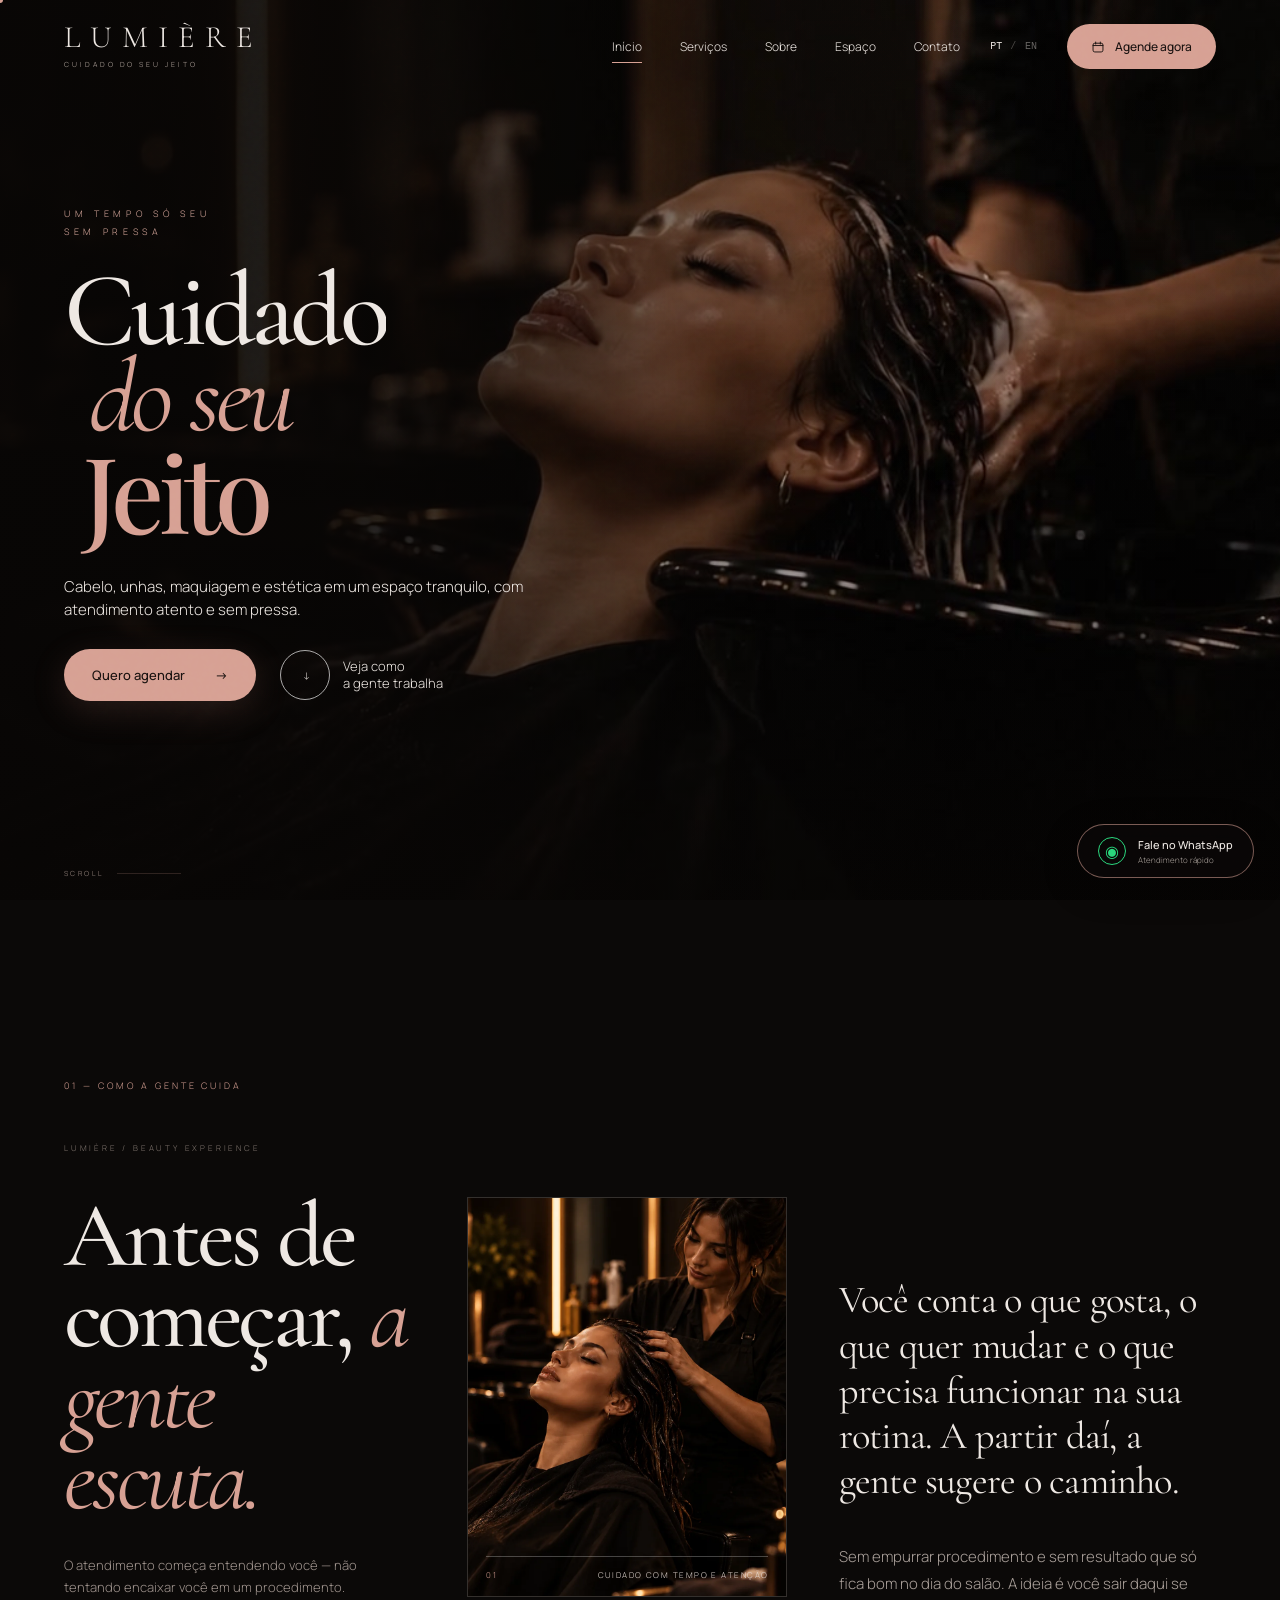
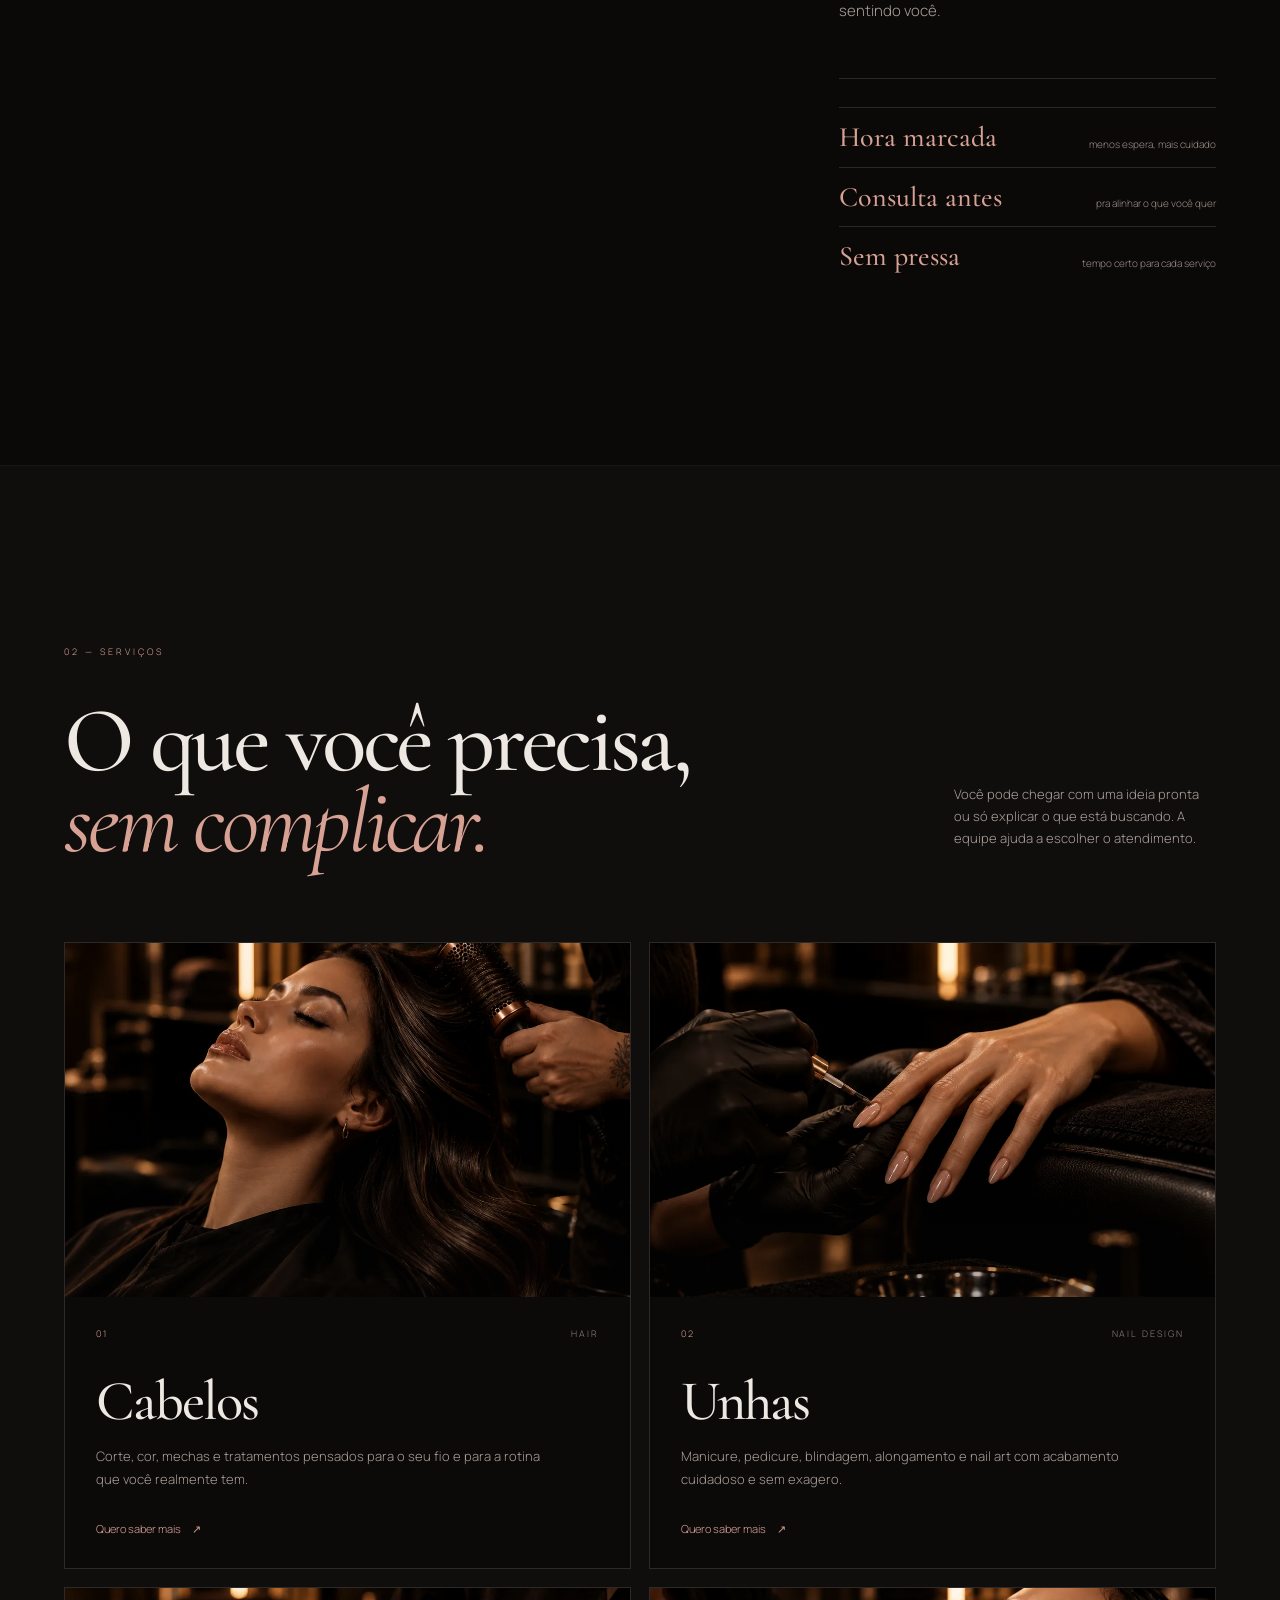
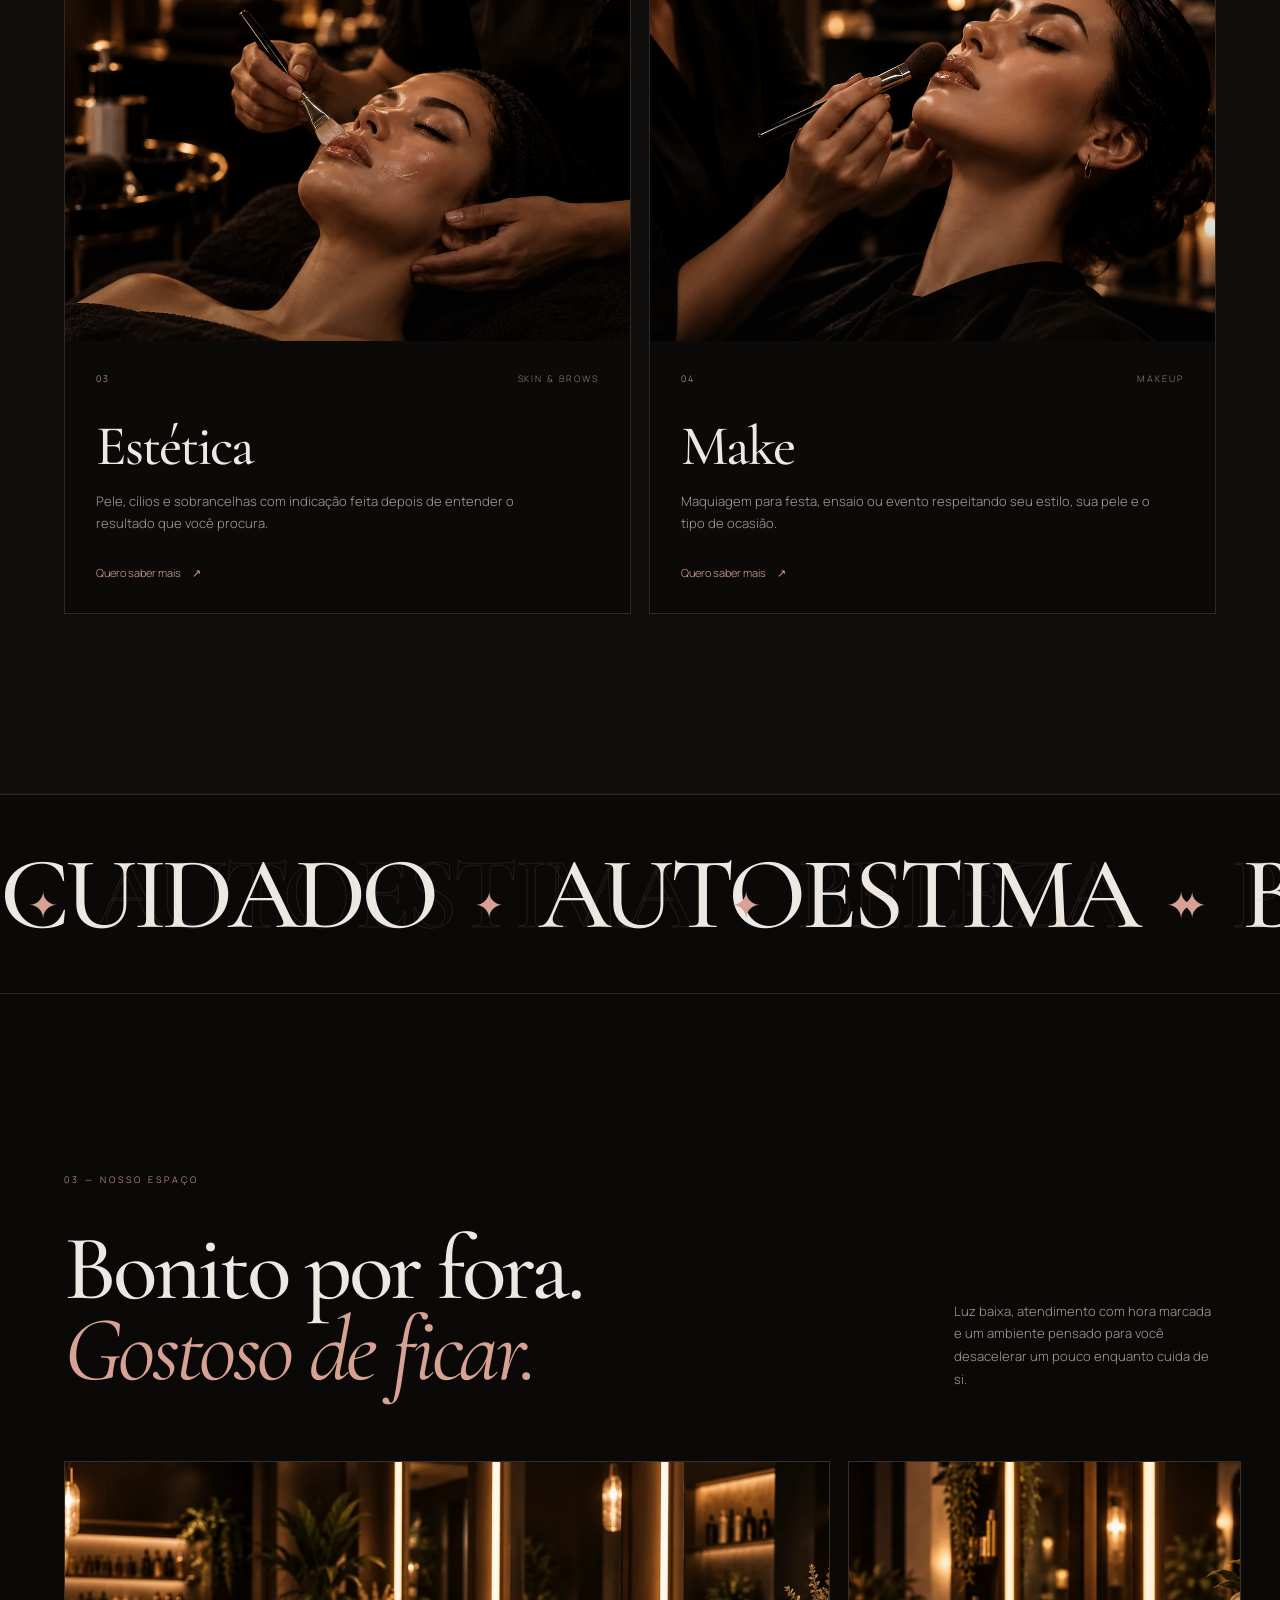
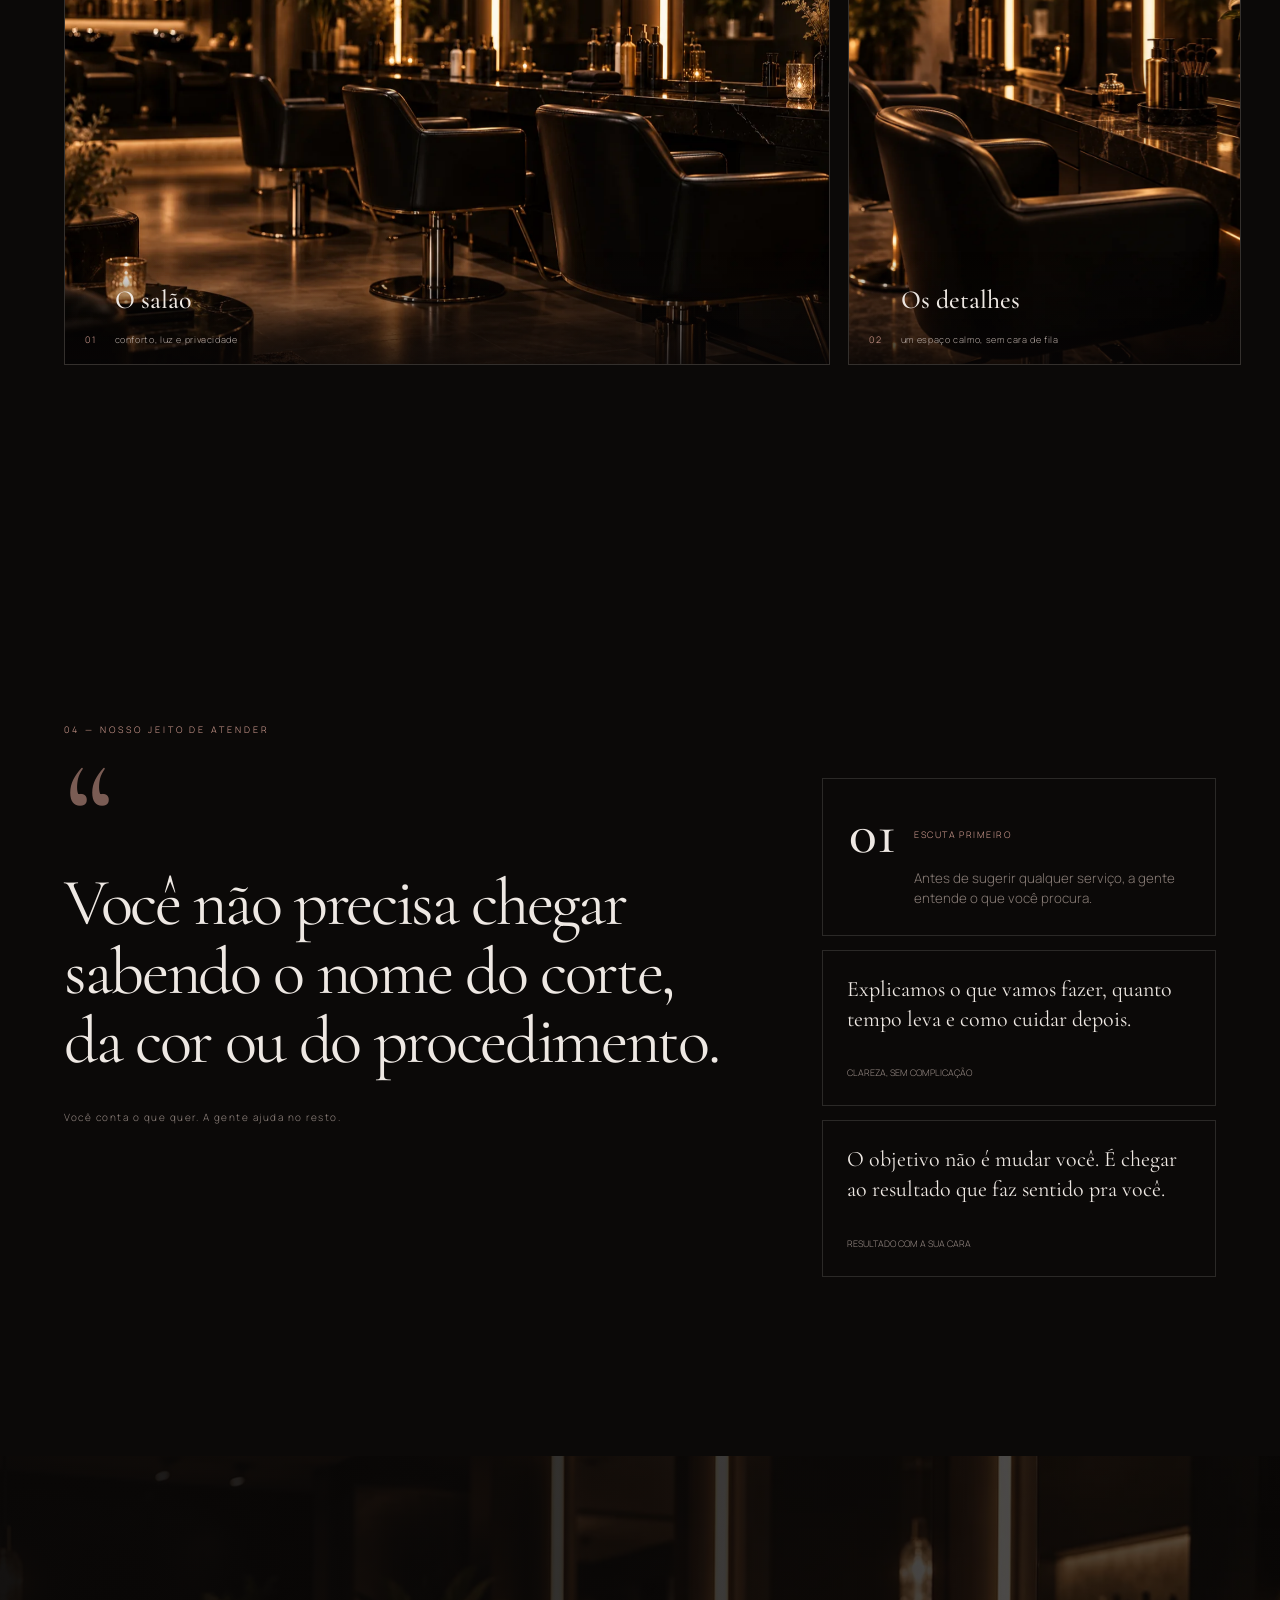
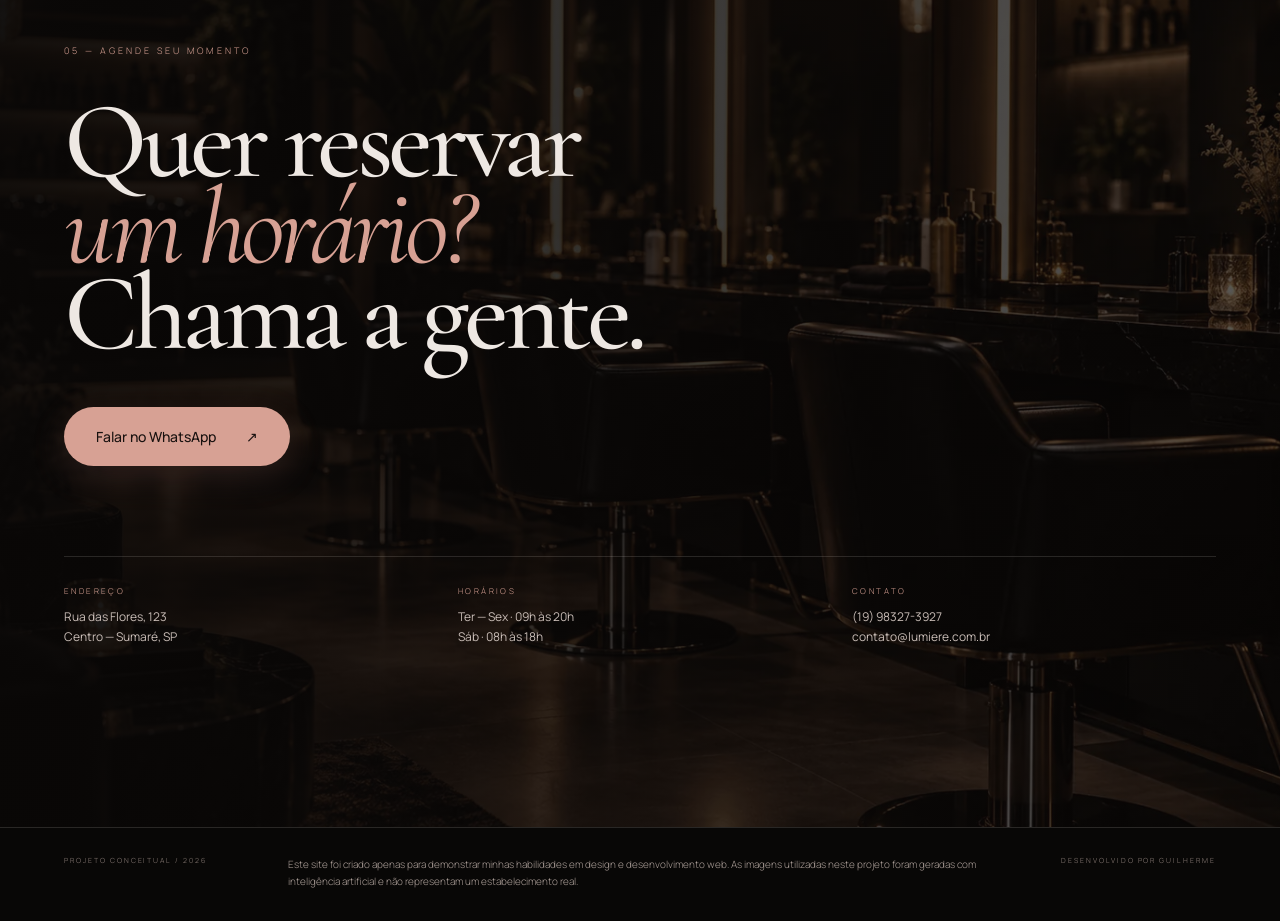
<file: projects/lumiere/index.html>
<!doctype html>
<html lang="pt-BR">
<head>
  <meta charset="utf-8" />
  <meta name="viewport" content="width=device-width, initial-scale=1.0" />
  <meta name="description" content="Lumière — salão de beleza. Cabelos, unhas, estética e maquiagem com atendimento cuidadoso e sem pressa." />
  <meta name="theme-color" content="#0b0908" />
  <title>Lumière — Cuidado do seu jeito</title>
  <link rel="preconnect" href="https://fonts.googleapis.com" />
  <link rel="preconnect" href="https://fonts.gstatic.com" crossorigin />
  <link href="https://fonts.googleapis.com/css2?family=Cormorant+Garamond:ital,wght@0,400;0,500;0,600;1,400;1,500&family=Manrope:wght@300;400;500;600&family=Playfair+Display:wght@500&display=swap" rel="stylesheet" />
  <link rel="stylesheet" href="styles.css" />
</head>
<body>
  <div class="grain" aria-hidden="true"></div>
  <div class="cursor-dot" aria-hidden="true"></div>
  <div class="cursor-ring" aria-hidden="true"></div>

  <header class="nav" id="nav">
    <a class="brand" href="#inicio" aria-label="Lumière - início">
      <span class="brand__name">LUMIÈRE</span>
      <span class="brand__tag">CUIDADO DO SEU JEITO</span>
    </a>

    <nav class="nav__links" aria-label="Navegação principal">
      <a class="is-active" href="#inicio">Início</a>
      <a href="#servicos">Serviços</a>
      <a href="#experiencia">Sobre</a>
      <a href="#espaco">Espaço</a>
      <a href="#contato">Contato</a>
    </nav>

    <div class="site-lang" aria-label="Idioma / Language">
  <button class="site-lang__btn is-active" type="button" data-lang="pt" aria-pressed="true">PT</button>
  <span>/</span>
  <button class="site-lang__btn" type="button" data-lang="en" aria-pressed="false">EN</button>
</div>

    <a class="nav__cta magnetic" href="#contato">
      <span class="calendar-icon" aria-hidden="true">
        <svg viewBox="0 0 24 24" fill="none" xmlns="http://www.w3.org/2000/svg">
          <rect x="3.5" y="5.5" width="17" height="15" rx="3" stroke="currentColor" stroke-width="1.6" />
          <path d="M8 3.5V7M16 3.5V7M3.5 9.5H20.5" stroke="currentColor" stroke-width="1.6" stroke-linecap="round" />
        </svg>
      </span>
      Agende agora
    </a>
  </header>

  <main>
    <section class="hero" id="inicio">
      <div class="hero__media" aria-hidden="true">
        <video id="heroVideo" autoplay loop muted playsinline poster="assets/hero-salon.jpg">
          <source src="assets/salon-bg.mp4" type="video/mp4" />
        </video>
        <div class="hero__poster"></div>
        <div class="hero__shade"></div>
      </div>

      <div class="hero__content shell">
        <p class="eyebrow reveal">UM TEMPO SÓ SEU<br />SEM PRESSA</p>
        <h1 class="hero__title" aria-label="Cuidado do seu jeito">
          <span class="title-line reveal-mask"><span>Cuidado</span></span>
          <span class="title-line title-line--italic reveal-mask"><span>do seu</span></span>
          <span class="title-line title-line--jeito reveal-mask"><span>Jeito</span></span>
        </h1>
        <p class="hero__copy reveal">Cabelo, unhas, maquiagem e estética em um espaço tranquilo, com atendimento atento e sem pressa.</p>
        <div class="hero__actions reveal">
          <a class="btn btn--primary magnetic" href="#contato">Quero agendar <span>→</span></a>
          <a class="play-link" href="#experiencia"><span class="play-link__circle">↓</span><span>Veja como<br />a gente trabalha</span></a>
        </div>
      </div>

      <div class="hero__scroll reveal" aria-hidden="true"><span>SCROLL</span><i></i></div>
    </section>

    <section class="experience section shell" id="experiencia">
      <div class="section-kicker reveal">01 — COMO A GENTE CUIDA</div>
      <div class="experience-final__grid">
        <div class="experience-final__intro">
          <p class="tiny reveal">LUMIÈRE / BEAUTY EXPERIENCE</p>
          <h2 class="display reveal">Antes de começar, <em>a gente escuta.</em></h2>
          <p class="experience-final__note reveal">O atendimento começa entendendo você — não tentando encaixar você em um procedimento.</p>
        </div>

        <figure class="editorial-photo editorial-photo--about reveal" data-parallax>
          <img src="assets/about-care.webp" alt="Profissional cuidando do cabelo de uma cliente no salão" loading="lazy" decoding="async" />
          <figcaption><span>01</span> cuidado com tempo e atenção</figcaption>
        </figure>

        <div class="experience__copy experience-final__copy">
          <p class="lead reveal">Você conta o que gosta, o que quer mudar e o que precisa funcionar na sua rotina. A partir daí, a gente sugere o caminho.</p>
          <p class="reveal">Sem empurrar procedimento e sem resultado que só fica bom no dia do salão. A ideia é você sair daqui se sentindo você.</p>
          <div class="facts reveal">
            <div><strong>Hora marcada</strong><span>menos espera, mais cuidado</span></div>
            <div><strong>Consulta antes</strong><span>pra alinhar o que você quer</span></div>
            <div><strong>Sem pressa</strong><span>tempo certo para cada serviço</span></div>
          </div>
        </div>
      </div>
    </section>

    <section class="services section" id="servicos">
      <div class="shell">
        <div class="section-kicker reveal">02 — SERVIÇOS</div>
        <div class="services__head">
          <h2 class="display reveal">O que você precisa,<br /><em>sem complicar.</em></h2>
          <p class="reveal">Você pode chegar com uma ideia pronta ou só explicar o que está buscando. A equipe ajuda a escolher o atendimento.</p>
        </div>
      </div>

      <div class="service-cards service-cards--final shell">
        <article class="service-card service-card--photo reveal">
          <div class="service-card__media"><img src="assets/service-hair.webp" alt="Finalização de cabelo no salão" loading="lazy" decoding="async" /></div>
          <div class="service-card__body">
            <div class="service-card__meta"><span>01</span><small>HAIR</small></div>
            <h3>Cabelos</h3>
            <p>Corte, cor, mechas e tratamentos pensados para o seu fio e para a rotina que você realmente tem.</p>
            <a href="#contato">Quero saber mais <span>↗</span></a>
          </div>
        </article>

        <article class="service-card service-card--photo reveal">
          <div class="service-card__media"><img src="assets/service-nails.webp" alt="Manicure sendo realizada em ambiente de salão" loading="lazy" decoding="async" /></div>
          <div class="service-card__body">
            <div class="service-card__meta"><span>02</span><small>NAIL DESIGN</small></div>
            <h3>Unhas</h3>
            <p>Manicure, pedicure, blindagem, alongamento e nail art com acabamento cuidadoso e sem exagero.</p>
            <a href="#contato">Quero saber mais <span>↗</span></a>
          </div>
        </article>

        <article class="service-card service-card--photo reveal">
          <div class="service-card__media"><img src="assets/service-facial.webp" alt="Tratamento facial em um ambiente de beleza" loading="lazy" decoding="async" /></div>
          <div class="service-card__body">
            <div class="service-card__meta"><span>03</span><small>SKIN & BROWS</small></div>
            <h3>Estética</h3>
            <p>Pele, cílios e sobrancelhas com indicação feita depois de entender o resultado que você procura.</p>
            <a href="#contato">Quero saber mais <span>↗</span></a>
          </div>
        </article>

        <article class="service-card service-card--photo reveal">
          <div class="service-card__media"><img src="assets/service-makeup.webp" alt="Maquiagem sendo aplicada em uma cliente" loading="lazy" decoding="async" /></div>
          <div class="service-card__body">
            <div class="service-card__meta"><span>04</span><small>MAKEUP</small></div>
            <h3>Make</h3>
            <p>Maquiagem para festa, ensaio ou evento respeitando seu estilo, sua pele e o tipo de ocasião.</p>
            <a href="#contato">Quero saber mais <span>↗</span></a>
          </div>
        </article>
      </div>
    </section>

    <section class="manifesto section" aria-hidden="true">
      <div class="manifesto__line">CUIDADO <i>✦</i> AUTOESTIMA <i>✦</i> BELEZA <i>✦</i> PRESENÇA <i>✦</i></div>
      <div class="manifesto__line manifesto__line--ghost">CUIDADO <i>✦</i> AUTOESTIMA <i>✦</i> BELEZA <i>✦</i> PRESENÇA <i>✦</i></div>
    </section>

    <section class="space section shell" id="espaco">
      <div class="section-kicker reveal">03 — NOSSO ESPAÇO</div>
      <div class="space__head">
        <h2 class="display reveal">Bonito por fora.<br /><em>Gostoso de ficar.</em></h2>
        <p class="reveal">Luz baixa, atendimento com hora marcada e um ambiente pensado para você desacelerar um pouco enquanto cuida de si.</p>
      </div>

      <div class="space__gallery">
        <figure class="space__photo space__photo--main reveal" data-parallax>
          <img src="assets/space-wide.webp" alt="Interior elegante do salão Lumière" loading="lazy" decoding="async" />
          <figcaption><span>01</span><strong>O salão</strong><small>conforto, luz e privacidade</small></figcaption>
        </figure>
        <figure class="space__photo space__photo--detail reveal" data-parallax>
          <img src="assets/space-detail.webp" alt="Detalhes das bancadas e espelhos do salão" loading="lazy" decoding="async" />
          <figcaption><span>02</span><strong>Os detalhes</strong><small>um espaço calmo, sem cara de fila</small></figcaption>
        </figure>
      </div>
    </section>

    <section class="testimonials section shell" id="depoimentos">
      <div class="section-kicker reveal">04 — NOSSO JEITO DE ATENDER</div>
      <div class="testimonials__grid">
        <blockquote class="quote reveal">
          <span>“</span>
          <p>Você não precisa chegar sabendo o nome do corte, da cor ou do procedimento.</p>
          <footer>Você conta o que quer. A gente ajuda no resto.</footer>
        </blockquote>
        <div class="reviews reveal">
          <div class="rating"><strong>01</strong><span>ESCUTA PRIMEIRO</span><small>Antes de sugerir qualquer serviço, a gente entende o que você procura.</small></div>
          <div class="review-card"><p>Explicamos o que vamos fazer, quanto tempo leva e como cuidar depois.</p><span>CLAREZA, SEM COMPLICAÇÃO</span></div>
          <div class="review-card"><p>O objetivo não é mudar você. É chegar ao resultado que faz sentido pra você.</p><span>RESULTADO COM A SUA CARA</span></div>
        </div>
      </div>
    </section>

    <section class="contact section" id="contato">
      <div class="contact__bg"></div>
      <div class="shell contact__inner">
        <p class="section-kicker reveal">05 — AGENDE SEU MOMENTO</p>
        <h2 class="contact__title reveal">Quer reservar<br /><em>um horário?</em><br />Chama a gente.</h2>
        <a class="btn btn--primary btn--large magnetic reveal" href="https://wa.me/5519983273927" target="_blank" rel="noopener">Falar no WhatsApp <span>↗</span></a>
        <div class="contact__info reveal">
          <div><span>ENDEREÇO</span><strong>Rua das Flores, 123<br />Centro — Sumaré, SP</strong></div>
          <div><span>HORÁRIOS</span><strong>Ter — Sex · 09h às 20h<br />Sáb · 08h às 18h</strong></div>
          <div><span>CONTATO</span><strong>(19) 98327-3927<br />contato@lumiere.com.br</strong></div>
        </div>
      </div>
    </section>


    <section class="demo-note" aria-label="Aviso sobre este projeto">
      <div class="shell demo-note__inner">
        <span class="demo-note__index">PROJETO CONCEITUAL / 2026</span>
        <p>Este site foi criado apenas para demonstrar minhas habilidades em design e desenvolvimento web. As imagens utilizadas neste projeto foram geradas com inteligência artificial e não representam um estabelecimento real.</p>
        <span class="demo-note__credit">DESENVOLVIDO POR GUILHERME</span>
      </div>
    </section>

  </main>

  <a class="whatsapp" href="https://wa.me/5519983273927" target="_blank" rel="noopener" aria-label="Falar no WhatsApp">
    <span class="whatsapp__icon">◉</span>
    <span><strong>Fale no WhatsApp</strong><small>Atendimento rápido</small></span>
  </a>

  <script src="i18n.js"></script>
  <script src="script.js"></script>
</body>
</html>
</file>
<file: projects/aurea-odontologia/styles.css>
:root {
  --ink: #0a0b0b;
  --paper: #f4f1eb;
  --gold: #c5a06d;
  --line: rgba(255, 255, 255, 0.5);
  --serif: "Cormorant Garamond", Georgia, serif;
  --sans: "Manrope", Arial, sans-serif;
}

* { box-sizing: border-box; }
#codex-browser-sidebar-comments-root { display: none !important; }
html { scroll-behavior: smooth; }
body { margin: 0; color: #fff; background: var(--ink); font-family: var(--sans); }
a { color: inherit; text-decoration: none; }
button, input { font: inherit; }
.wrap { width: min(1216px, calc(100% - 224px)); margin: 0 auto; }

.hero {
  position: relative;
  min-height: 100vh;
  min-height: 100svh;
  overflow: hidden;
  background: #0a0b0b url("./assets/hero-clinica.png") center/cover no-repeat;
}
.hero-shade {
  position: absolute;
  inset: 0;
  background: linear-gradient(90deg, rgba(5,5,5,.91) 0%, rgba(5,5,5,.63) 30%, rgba(5,5,5,.12) 61%, rgba(5,5,5,.37) 100%);
}
.topbar { position: relative; z-index: 3; height: 72px; display: grid; grid-template-columns: 205px 1fr 150px; align-items: center; }
.brand { width: max-content; display: flex; flex-direction: column; align-items: center; font-family: var(--serif); letter-spacing: .06em; font-size: 15px; }
.brand small, .hero-signature small { margin-top: 2px; font: 500 7px/1 var(--sans); letter-spacing: .25em; }
nav { justify-self: center; display: flex; align-items: center; gap: 25px; font-size: 10px; }
nav a { position: relative; opacity: .9; }
nav a.active::after { content: ""; position: absolute; height: 1px; width: 37px; background: var(--gold); left: 0; bottom: -16px; }
.button { min-height: 37px; display: inline-flex; align-items: center; justify-content: center; gap: 12px; padding: 0 17px; border: 1px solid transparent; border-radius: 3px; font-size: 10px; font-weight: 500; transition: .25s ease; }
.button:hover { transform: translateY(-2px); }
.button-outline { border-color: rgba(255,255,255,.7); background: rgba(3,3,3,.25); }
.button-outline:hover { background: rgba(255,255,255,.1); }
.button-light { min-width: 137px; color: #0e0e0e; background: #f0d6ad; border-color: #f0d6ad; }
.button-light:hover { background: #f8e5c7; }
.header-cta { justify-self: end; }
.mobile-menu, .menu { display: none; }
.hero-content {
  position: relative;
  z-index: 2;
  min-height: calc(100vh - 72px);
  min-height: calc(100svh - 72px);
  display: flex;
  flex-direction: column;
  justify-content: center;
  padding-top: 0;
  padding-bottom: clamp(54px, 8vh, 92px);
}
.eyebrow { margin: 0 0 16px; color: var(--gold); font-size: 8px; letter-spacing: .42em; }
h1 { margin: 0; font: 500 clamp(56px, 5.5vw, 82px)/.88 var(--serif); letter-spacing: -.025em; }
h1 em { color: #d0ad78; font-style: normal; }
.hero-copy { margin: 22px 0 21px; font-size: 12px; line-height: 1.65; }
.hero-actions { display: flex; gap: 16px; }
.hero-signature { position: absolute; z-index: 2; left: max(112px, calc((100vw - 1216px)/2)); bottom: 42px; display: flex; flex-direction: column; align-items: center; font-family: var(--serif); font-size: 9px; letter-spacing: .04em; }
.hero-rail { position: absolute; z-index: 2; top: 72px; right: 0; width: 98px; height: calc(100svh - 72px); border-left: 1px solid rgba(255,255,255,.1); display: flex; flex-direction: column; align-items: center; background: rgba(4,4,4,.38); }
.hero-rail ol { list-style: none; padding: 62px 0 0; margin: 0; display: grid; gap: 17px; font-size: 7px; }
.hero-rail li.selected { color: #fff; }
.hero-rail li.selected::after { content: ""; display: block; width: 10px; height: 1px; margin: 10px auto -11px; background: #fff; }
.scroll-line { width: 1px; height: 66px; margin-top: 39px; background: rgba(255,255,255,.6); position: relative; }
.scroll-line span { position: absolute; bottom: -7px; left: -4px; font-size: 12px; }
.hero-rail small { margin-top: 14px; font-size: 6px; letter-spacing: .12em; }
.hero-rail p { position: absolute; bottom: 61px; left: 15px; width: 130px; margin: 0; font-size: 6px; line-height: 1.6; letter-spacing: .05em; }
.treatments { min-height: 243px; padding: 32px 0 27px; background: radial-gradient(circle at 50% 50%, #191a1a 0, #0c0d0d 68%); }
.treatments .eyebrow { margin-bottom: 11px; }
.treatments h2, .results h2, .about h2, .contact h2 { margin: 0; font: 500 32px/.94 var(--serif); letter-spacing: -.025em; }
.treatments-head { display: grid; grid-template-columns: 1.2fr .95fr auto; align-items: center; gap: 38px; }
.section-copy { max-width: 280px; margin: 18px 0 0; color: #bebebe; font-size: 10px; line-height: 1.65; }
.treatments-head > .button { align-self: center; margin-top: 18px; white-space: nowrap; }
.treatment-list { display: grid; grid-template-columns: repeat(6, 1fr); gap: 20px; margin-top: 34px; }
.treatment-list article { text-align: center; }
.treatment-list svg { width: 27px; height: 27px; fill: none; stroke: #f2f2f2; stroke-width: 1.2; stroke-linecap: round; stroke-linejoin: round; }
.treatment-list h3 { margin: 9px 0 0; font: 500 10px/1.3 var(--sans); }

.results { min-height: 259px; display: grid; grid-template-columns: 53% 47%; color: #111; background: var(--paper); }
.results-photo { min-height: 259px; background: url("./assets/sorriso.png") 50% 52%/cover no-repeat; }
.results-copy { display: grid; place-items: center; }
.results-inner { width: min(390px, calc(100% - 80px)); }
.results .eyebrow, .contact .eyebrow { margin-bottom: 14px; color: #95734b; }
.results h2 { font-size: 31px; }
.results-inner > p:not(.eyebrow) { max-width: 340px; margin: 13px 0 0; color: #45413c; font-size: 10px; line-height: 1.65; }
.stats { display: grid; grid-template-columns: repeat(3, 1fr); gap: 22px; margin-top: 30px; }
.stats div { display: flex; flex-direction: column; }
.stats strong { font: 500 22px/.95 var(--serif); white-space: nowrap; }
.stats span { margin-top: 4px; font-size: 9px; }

.about { position: relative; min-height: 272px; overflow: hidden; background: #080808 url("./assets/recepcao.png") center 54%/cover no-repeat; }
.about-shade { position: absolute; inset: 0; background: linear-gradient(90deg, rgba(4,4,4,.94) 0%, rgba(4,4,4,.78) 28%, rgba(4,4,4,.2) 58%, rgba(4,4,4,.1)); }
.about-content { position: relative; z-index: 1; padding-top: 44px; }
.about .eyebrow { margin-bottom: 11px; }
.about h2 { font-size: 32px; }
.about-content > p:not(.eyebrow) { max-width: 350px; margin: 13px 0 14px; color: #e1e1e1; font-size: 10px; line-height: 1.7; }
.about .button { min-height: 34px; }
.contact { min-height: 174px; padding: 31px 0 8px; color: #151515; background: #f2eee7; }
.contact-grid { display: grid; grid-template-columns: 1.3fr .9fr .6fr; gap: 60px; align-items: start; }
.contact h2 { font-size: 31px; }
.contact-intro > p:last-child { max-width: 350px; margin: 14px 0 0; color: #55514c; font-size: 10px; line-height: 1.65; }
.contact-form { display: grid; gap: 4px; padding-top: 0; }
.contact-form label { height: 29px; display: grid; grid-template-columns: 25px 1fr; align-items: center; border: 1px solid #d2ccc3; border-radius: 3px; background: rgba(255,255,255,.14); }
.contact-form label span { text-align: center; font-size: 11px; }
.contact-form input { width: 100%; height: 100%; padding: 0 8px 0 0; color: #1a1a1a; border: 0; outline: none; background: transparent; font-size: 9px; }
.contact-form input::placeholder { color: #8c8780; }
.contact-form input[aria-invalid="true"]::placeholder { color: #873b30; }
.submit-button { width: 100%; min-height: 31px; color: #fff; border-radius: 2px; background: #111; cursor: pointer; }
.submit-button:hover { background: #2a2928; }
.form-status { margin: 2px 0 0; color: #8a3b31; font-size: 11px; line-height: 1.4; }
.form-status:empty { display: none; }
.form-status.success { color: #47664f; }
.whatsapp-card { text-align: right; }
.whatsapp-card > p { height: 31px; margin: 0 0 8px; color: #66605b; font-size: 8px; line-height: 1.5; }
.whatsapp-icon { display: inline-grid; width: 25px; height: 25px; margin-left: 8px; place-items: center; color: #111; border: 2px solid #111; border-radius: 50%; font-size: 14px; }
section { scroll-margin-top: 20px; }

@media (max-width: 900px) {
  .wrap { width: min(100% - 40px, 720px); }
  .hero { min-height: 100vh; min-height: 100svh; background-position: 62% center; }
  .hero-shade { background: linear-gradient(90deg, rgba(5,5,5,.92), rgba(5,5,5,.52) 68%, rgba(5,5,5,.36)); }
  .topbar { height: 78px; grid-template-columns: 1fr auto; }
  .brand { align-items: flex-start; font-size: 16px; }
  nav, .header-cta, .hero-rail { display: none; }
  .mobile-menu { position: relative; display: block; justify-self: end; }
  .menu { display: grid; gap: 6px; width: 42px; height: 42px; place-content: center; border: 1px solid rgba(255,255,255,.45); background: rgba(0,0,0,.25); }
  .menu::-webkit-details-marker { display: none; }
  .menu span { display: block; width: 18px; height: 1px; background: #fff; }
  .mobile-links { position: absolute; z-index: 5; top: 50px; right: 0; display: grid; width: 230px; padding: 10px; border: 1px solid rgba(255,255,255,.2); border-radius: 4px; background: rgba(8,8,8,.96); }
  .mobile-links a { padding: 13px 14px; font-size: 13px; }
  .hero-content {
    min-height: calc(100vh - 78px);
    min-height: calc(100svh - 78px);
    justify-content: center;
    padding-top: 20px;
    padding-bottom: 92px;
  }
  h1 { font-size: clamp(59px, 15vw, 82px); }
  .hero-signature { left: 20px; bottom: 35px; }
  .treatments-head { grid-template-columns: 1fr 1fr; gap: 28px; }
  .treatments-head > .button { justify-self: start; }
  .treatment-list { grid-template-columns: repeat(3, 1fr); gap: 35px 16px; }
  .results { grid-template-columns: 1fr; }
  .results-photo { min-height: 360px; }
  .results-copy { min-height: 400px; }
  .about { min-height: 500px; background-position: 58% center; }
  .contact-grid { grid-template-columns: 1fr 1fr; gap: 40px; }
  .whatsapp-card { display: none; }
}

@media (max-width: 560px) {
  .hero { min-height: 100vh; min-height: 100svh; }
  .hero-content {
    min-height: calc(100vh - 78px);
    min-height: calc(100svh - 78px);
    justify-content: center;
    padding-top: 34px;
    padding-bottom: 96px;
  }
  h1 { font-size: 57px; }
  .hero-copy { font-size: 14px; }
  .hero-actions { align-items: stretch; flex-direction: column; width: 230px; }
  .desktop { display: none; }
  .treatments { padding: 55px 0; }
  .treatments h2, .results h2, .about h2, .contact h2 { font-size: 41px; }
  .treatments-head { grid-template-columns: 1fr; }
  .section-copy { margin-top: 0; }
  .treatments-head > .button { margin-top: 0; }
  .treatment-list { grid-template-columns: repeat(2, 1fr); margin-top: 50px; }
  .results-photo { min-height: 305px; background-position: 52% center; }
  .results-copy { min-height: 440px; }
  .results-inner { width: calc(100% - 40px); }
  .stats { gap: 14px; margin-top: 36px; }
  .stats strong { font-size: 26px; }
  .stats span { font-size: 10px; }
  .about { min-height: 560px; background-position: 67% center; }
  .about-shade { background: linear-gradient(90deg, rgba(4,4,4,.94), rgba(4,4,4,.67)); }
  .about-content { padding-top: 80px; }
  .about-content > p:not(.eyebrow) { max-width: 315px; }
  .contact-grid { grid-template-columns: 1fr; }
  .contact { padding: 55px 0 50px; }
}


@media (min-width: 901px) and (max-height: 700px) {
  h1 { font-size: clamp(50px, 5vw, 70px); }
  .hero-copy { margin: 16px 0 16px; }
  .hero-content { padding-bottom: 44px; }
  .hero-signature { bottom: 24px; }
  .hero-rail ol { padding-top: 38px; gap: 12px; }
  .scroll-line { height: 48px; margin-top: 24px; }
}

/* ===== V2 — seções com mais presença e profundidade ===== */
:root {
  --section-pad: clamp(88px, 9vw, 148px);
  --soft-gold: #dfc49c;
}

/* Tratamentos */
.treatments {
  min-height: auto;
  padding: var(--section-pad) 0 clamp(94px, 10vw, 160px);
  background:
    radial-gradient(circle at 78% 16%, rgba(197,160,109,.10), transparent 28%),
    radial-gradient(circle at 25% 90%, rgba(255,255,255,.045), transparent 30%),
    #0c0d0d;
  overflow: hidden;
}
.treatments .wrap { position: relative; }
.treatments .wrap::before {
  content: "";
  position: absolute;
  top: -70px;
  right: 5%;
  width: 260px;
  height: 260px;
  border: 1px solid rgba(197,160,109,.12);
  border-radius: 50%;
  pointer-events: none;
}
.treatments-head {
  grid-template-columns: minmax(320px, 1.15fr) minmax(260px, .75fr) auto;
  align-items: end;
  gap: clamp(32px, 5vw, 86px);
}
.treatments .eyebrow { margin-bottom: 20px; }
.treatments h2,
.results h2,
.about h2,
.contact h2 {
  font-size: clamp(46px, 4.7vw, 72px);
  line-height: .91;
}
.section-copy {
  max-width: 420px;
  margin: 0 0 2px;
  font-size: 14px;
  line-height: 1.75;
}
.treatments-head > .button { min-height: 50px; margin: 0; padding-inline: 24px; }
.treatment-list {
  grid-template-columns: repeat(3, minmax(0, 1fr));
  gap: 1px;
  margin-top: clamp(62px, 7vw, 104px);
  border: 1px solid rgba(255,255,255,.12);
  background: rgba(255,255,255,.12);
}
.treatment-list article {
  position: relative;
  min-height: 270px;
  padding: 36px 32px 30px;
  text-align: left;
  background: #0c0d0d;
  overflow: hidden;
  transition: transform .45s cubic-bezier(.2,.75,.2,1), background .45s ease;
}
.treatment-list article::before {
  content: "";
  position: absolute;
  inset: auto -20% -70% 15%;
  height: 150%;
  background: radial-gradient(circle, rgba(197,160,109,.15), transparent 58%);
  opacity: 0;
  transform: translateY(24px);
  transition: opacity .45s ease, transform .45s ease;
}
.treatment-list article:hover { background: #121313; z-index: 2; }
.treatment-list article:hover::before { opacity: 1; transform: translateY(0); }
.treatment-list svg { width: 40px; height: 40px; stroke: var(--soft-gold); stroke-width: 1; }
.treatment-number {
  position: absolute;
  top: 30px;
  right: 30px;
  color: rgba(255,255,255,.42);
  font-size: 10px;
  letter-spacing: .14em;
}
.treatment-list h3 {
  position: relative;
  z-index: 1;
  margin: 46px 0 14px;
  font: 500 clamp(24px, 2.2vw, 34px)/.98 var(--serif);
  letter-spacing: -.02em;
}
.treatment-list p {
  position: relative;
  z-index: 1;
  max-width: 260px;
  margin: 0;
  color: #999a98;
  font-size: 12px;
  line-height: 1.65;
}
.treatment-link {
  position: absolute;
  right: 30px;
  bottom: 28px;
  display: grid;
  width: 34px;
  height: 34px;
  place-items: center;
  border: 1px solid rgba(255,255,255,.24);
  border-radius: 50%;
  font-size: 14px;
  transition: background .3s ease, color .3s ease, border-color .3s ease, transform .3s ease;
}
.treatment-list article:hover .treatment-link {
  color: #111;
  border-color: var(--soft-gold);
  background: var(--soft-gold);
  transform: rotate(8deg);
}

/* Resultados */
.results {
  min-height: clamp(650px, 78svh, 860px);
  grid-template-columns: 52% 48%;
  overflow: hidden;
}
.results-photo {
  min-height: clamp(650px, 78svh, 860px);
  position: relative;
  background-position: 50% 50%;
  transition: transform 1.1s cubic-bezier(.2,.75,.2,1), filter 1.1s ease;
}
.results-photo::after {
  content: "";
  position: absolute;
  inset: 0;
  background: linear-gradient(90deg, transparent 65%, rgba(10,11,11,.16));
}
.results:hover .results-photo { transform: scale(1.018); filter: saturate(1.03) contrast(1.02); }
.results-copy { position: relative; background: linear-gradient(145deg, #f5f2ec 0%, #ebe4da 100%); }
.results-copy::before {
  content: "02 / RESULTADOS";
  position: absolute;
  top: 38px;
  right: 44px;
  color: #8f877c;
  font-size: 9px;
  letter-spacing: .2em;
}
.results-inner { width: min(560px, calc(100% - 100px)); }
.results h2 { color: #161513; }
.results-inner > p:not(.eyebrow) {
  max-width: 460px;
  margin-top: 24px;
  font-size: 14px;
  line-height: 1.78;
}
.results-note {
  display: grid;
  grid-template-columns: 50px 1fr;
  gap: 18px;
  align-items: start;
  max-width: 470px;
  margin-top: 34px;
}
.results-note > span { height: 1px; margin-top: 10px; background: #9f7c50; }
.results-note p { margin: 0; color: #746e67; font-size: 11px; line-height: 1.7; }
.stats {
  gap: 0;
  margin-top: 54px;
  border-top: 1px solid rgba(17,17,17,.15);
  border-bottom: 1px solid rgba(17,17,17,.15);
}
.stats div { min-height: 112px; justify-content: center; padding: 18px 24px 18px 0; }
.stats div + div { padding-left: 24px; border-left: 1px solid rgba(17,17,17,.15); }
.stats strong { font-size: clamp(31px, 3vw, 44px); }
.stats span { margin-top: 8px; color: #615b55; font-size: 10px; }

/* Clínica */
.about {
  min-height: clamp(680px, 86svh, 940px);
  display: flex;
  align-items: center;
  background-position: center 52%;
}
.about-shade {
  background:
    linear-gradient(90deg, rgba(4,4,4,.96) 0%, rgba(4,4,4,.82) 34%, rgba(4,4,4,.26) 63%, rgba(4,4,4,.13)),
    linear-gradient(0deg, rgba(4,4,4,.35), transparent 40%);
}
.about-content { padding-top: 0; padding-bottom: 0; }
.about .eyebrow { margin-bottom: 18px; }
.about h2 { max-width: 560px; }
.about-content > p:not(.eyebrow) {
  max-width: 510px;
  margin: 26px 0 28px;
  color: #cac8c4;
  font-size: 14px;
  line-height: 1.8;
}
.about .button { min-height: 48px; padding-inline: 22px; }
.about-features {
  display: grid;
  grid-template-columns: repeat(3, minmax(0, 1fr));
  max-width: 760px;
  margin-top: clamp(58px, 8vh, 96px);
  border-top: 1px solid rgba(255,255,255,.2);
  border-bottom: 1px solid rgba(255,255,255,.2);
}
.about-features > div {
  min-height: 136px;
  padding: 24px 26px 22px 0;
}
.about-features > div + div { padding-left: 26px; border-left: 1px solid rgba(255,255,255,.2); }
.about-features span { display: block; margin-bottom: 20px; color: var(--gold); font-size: 9px; letter-spacing: .16em; }
.about-features strong { display: block; font: 500 23px/1 var(--serif); }
.about-features small { display: block; max-width: 205px; margin-top: 10px; color: #9d9c99; font-size: 10px; line-height: 1.6; }

/* Contato */
.contact {
  min-height: clamp(590px, 76svh, 800px);
  display: flex;
  align-items: center;
  padding: var(--section-pad) 0;
  background:
    radial-gradient(circle at 82% 20%, rgba(197,160,109,.16), transparent 25%),
    #f2eee7;
  overflow: hidden;
}
.contact-grid { grid-template-columns: 1.05fr .95fr .62fr; gap: clamp(42px, 6vw, 92px); align-items: center; }
.contact h2 { max-width: 520px; color: #141311; }
.contact-intro > p:last-child {
  max-width: 470px;
  margin-top: 24px;
  font-size: 14px;
  line-height: 1.78;
}
.contact-form { gap: 9px; }
.contact-form label {
  height: 56px;
  grid-template-columns: 42px 1fr;
  border-color: #c8c0b5;
  background: rgba(255,255,255,.35);
  transition: border-color .25s ease, background .25s ease, transform .25s ease;
}
.contact-form label:focus-within { border-color: #8f704a; background: rgba(255,255,255,.7); transform: translateX(3px); }
.contact-form input { padding-right: 15px; font-size: 12px; }
.submit-button { min-height: 56px; margin-top: 4px; font-size: 11px; letter-spacing: .04em; }
.whatsapp-card {
  position: relative;
  min-height: 350px;
  padding: 28px 25px;
  text-align: left;
  border: 1px solid rgba(17,17,17,.16);
  background: rgba(255,255,255,.22);
}
.contact-card-kicker { color: #8a7354; font-size: 8px; letter-spacing: .24em; }
.whatsapp-orbit {
  display: grid;
  width: 84px;
  height: 84px;
  margin: 34px 0 34px;
  place-items: center;
  border: 1px solid rgba(17,17,17,.22);
  border-radius: 50%;
  position: relative;
}
.whatsapp-orbit::after {
  content: "";
  position: absolute;
  inset: 8px;
  border: 1px dashed rgba(17,17,17,.16);
  border-radius: 50%;
  animation: orbit-spin 14s linear infinite;
}
.whatsapp-icon { width: 34px; height: 34px; margin: 0; border-width: 1px; font-size: 17px; }
.whatsapp-card h3 { margin: 0; font: 500 28px/.98 var(--serif); color: #161513; }
.whatsapp-card > p { height: auto; margin: 18px 0 0; color: #68615a; font-size: 10px; line-height: 1.7; }
.contact-card-meta { display: grid; gap: 7px; margin-top: 32px; color: #7f776f; font-size: 9px; }
.contact-card-meta span::before { content: "•"; margin-right: 8px; color: #9b7548; }
@keyframes orbit-spin { to { transform: rotate(360deg); } }

/* Revelação sutil */
.reveal {
  opacity: 0;
  transform: translateY(24px);
  transition:
    opacity .8s cubic-bezier(.2,.75,.2,1) var(--reveal-delay, 0ms),
    transform .8s cubic-bezier(.2,.75,.2,1) var(--reveal-delay, 0ms);
}
.reveal.is-visible { opacity: 1; transform: translateY(0); }

@media (max-width: 1100px) {
  .treatments-head { grid-template-columns: 1fr 1fr; }
  .treatments-head > .button { grid-column: 1 / -1; width: max-content; }
  .contact-grid { grid-template-columns: 1fr 1fr; }
  .whatsapp-card { display: none; }
}

@media (max-width: 900px) {
  .treatments { padding: 92px 0 100px; }
  .treatments-head { grid-template-columns: 1fr; gap: 24px; }
  .section-copy { margin-top: 0; }
  .treatment-list { grid-template-columns: repeat(2, minmax(0, 1fr)); margin-top: 56px; }
  .results { min-height: auto; }
  .results-photo { min-height: 520px; }
  .results-copy { min-height: 620px; padding: 80px 0; }
  .results-inner { width: min(560px, calc(100% - 56px)); }
  .about { min-height: 760px; }
  .about-features { max-width: 100%; }
  .contact { min-height: auto; padding: 100px 0; }
}

@media (max-width: 560px) {
  .treatments { padding: 78px 0 82px; }
  .treatments h2, .results h2, .about h2, .contact h2 { font-size: clamp(42px, 12vw, 58px); }
  .section-copy,
  .results-inner > p:not(.eyebrow),
  .about-content > p:not(.eyebrow),
  .contact-intro > p:last-child { font-size: 13px; }
  .treatment-list { grid-template-columns: 1fr; }
  .treatment-list article { min-height: 235px; }
  .treatment-list h3 { font-size: 30px; margin-top: 34px; }
  .results-photo { min-height: 410px; }
  .results-copy { min-height: auto; padding: 76px 0 82px; }
  .results-copy::before { top: 22px; right: 20px; }
  .results-note { grid-template-columns: 34px 1fr; }
  .stats { grid-template-columns: 1fr; margin-top: 42px; }
  .stats div { min-height: 88px; padding: 17px 0; }
  .stats div + div { padding-left: 0; border-left: 0; border-top: 1px solid rgba(17,17,17,.15); }
  .about { min-height: 860px; align-items: flex-start; background-position: 64% center; }
  .about-content { padding-top: 92px; }
  .about-features { grid-template-columns: 1fr; margin-top: 58px; }
  .about-features > div { min-height: 112px; padding: 20px 0; }
  .about-features > div + div { padding-left: 0; border-left: 0; border-top: 1px solid rgba(255,255,255,.16); }
  .about-features small { max-width: 280px; }
  .contact-grid { grid-template-columns: 1fr; gap: 48px; }
  .contact-form label, .submit-button { min-height: 54px; }
}

@media (prefers-reduced-motion: reduce) {
  .reveal, .reveal.is-visible { opacity: 1; transform: none; transition: none; }
  .whatsapp-orbit::after { animation: none; }
  .results-photo, .treatment-list article, .treatment-list article::before { transition: none; }
}
</file>
<file: projects/brasa-nobre/styles.css>
:root{
  --bg:#0c0b0a;
  --panel:#141210;
  --panel-soft:#1b1815;
  --text:#f5efe6;
  --muted:#b8aca1;
  --line:rgba(245,239,230,.12);
  --accent:#f1a642;
  --accent-soft:#ffcf86;
  --shadow:0 28px 70px rgba(0,0,0,.45);
  --radius:28px;
  --pad:clamp(20px,4vw,72px);
  --ease:cubic-bezier(.22,.78,.2,1);
}
*{box-sizing:border-box}
html{scroll-behavior:smooth}
body{margin:0;background:var(--bg);color:var(--text);font-family:"Inter",system-ui,sans-serif;overflow-x:hidden}
a{color:inherit;text-decoration:none}
img{max-width:100%;display:block}
input,select,textarea,button{font:inherit}
button{border:0;cursor:pointer}
.noise{position:fixed;inset:0;pointer-events:none;opacity:.045;z-index:50;background-image:url("data:image/svg+xml,%3Csvg viewBox='0 0 180 180' xmlns='http://www.w3.org/2000/svg'%3E%3Cfilter id='n'%3E%3CfeTurbulence type='fractalNoise' baseFrequency='.9' numOctaves='4' stitchTiles='stitch'/%3E%3C/filter%3E%3Crect width='100%25' height='100%25' filter='url(%23n)' opacity='.85'/%3E%3C/svg%3E");mix-blend-mode:soft-light}
.shell{padding-inline:var(--pad)}
.section{padding:110px 0}
.section-label{display:inline-block;font-size:11px;letter-spacing:.3em;text-transform:uppercase;color:var(--accent-soft);margin-bottom:18px}
.section-head{display:grid;grid-template-columns:1.1fr .9fr;gap:50px;align-items:end;margin-bottom:46px}
.section-head h2,.about__content h2,.contact__copy h2{margin:0;font:400 clamp(48px,7vw,92px)/.92 "Bebas Neue", Impact, sans-serif;letter-spacing:.01em}
.section-head h2 em,.about__content h2 em,.contact__copy h2 em,.hero h1 em{font-style:normal;color:var(--accent)}
.section-head p,.about__content p,.contact__copy p,.menu-card p,.contact__note p,.order-preview p,.order-preview li{color:var(--muted);line-height:1.75}

.site-header{position:fixed;top:0;left:0;width:100%;z-index:40;background:linear-gradient(to bottom, rgba(12,11,10,.88), rgba(12,11,10,0));backdrop-filter:blur(10px)}
.nav{min-height:92px;display:grid;grid-template-columns:auto 1fr auto;gap:28px;align-items:center}
.brand{display:flex;flex-direction:column;gap:6px}
.brand__eyebrow{font-size:10px;letter-spacing:.26em;color:var(--muted)}
.brand__name{font:400 34px/1 "Bebas Neue", Impact, sans-serif;letter-spacing:.08em}
.nav__links{display:flex;justify-content:center;gap:34px;font-size:14px}
.nav__links a{position:relative;padding:8px 0;color:#d7c8ba}
.nav__links a::after{content:"";position:absolute;left:0;bottom:0;width:100%;height:1px;background:var(--accent);transform:scaleX(0);transform-origin:right;transition:transform .35s var(--ease)}
.nav__links a:hover::after{transform:scaleX(1);transform-origin:left}
.nav__cta{padding:14px 22px;border-radius:999px;border:1px solid rgba(255,255,255,.08);background:linear-gradient(135deg, rgba(241,166,66,.18), rgba(241,166,66,.08));color:var(--text);font-size:14px;font-weight:600;transition:transform .35s var(--ease),background .35s var(--ease)}
.nav__cta:hover{transform:translateY(-2px);background:linear-gradient(135deg, rgba(241,166,66,.32), rgba(241,166,66,.12))}

.hero{position:relative;min-height:100svh;display:flex;align-items:center;padding:120px 0 46px;overflow:hidden}
.hero__bg{position:absolute;inset:0;background:url("assets/hero-burger.webp") 98% center/cover no-repeat;transform:scale(1.06);filter:saturate(1.06) contrast(1.02)}
.hero__overlay{position:absolute;inset:0;background:linear-gradient(90deg, rgba(12,11,10,.985) 0%, rgba(12,11,10,.94) 35%, rgba(12,11,10,.62) 58%, rgba(12,11,10,.28) 75%, rgba(12,11,10,.14) 100%)}
.hero__cut{position:absolute;top:0;right:-8%;bottom:0;width:48%;background:linear-gradient(180deg, rgba(255,255,255,.03), rgba(255,255,255,.01));clip-path:polygon(18% 0,100% 0,100% 100%,0 100%);opacity:.2}
.hero__grid{position:relative;z-index:2;display:grid;grid-template-columns:minmax(320px, 1fr);align-items:center;gap:42px;width:100%}
.hero__copy{max-width:640px}
.hero h1{margin:0 0 18px;font:400 clamp(76px,11vw,156px)/.9 "Bebas Neue", Impact, sans-serif;letter-spacing:.01em}
.hero__copy p{max-width:560px;color:#dccfc3;font-size:18px;line-height:1.72}
.hero__actions{display:flex;flex-wrap:wrap;gap:14px;margin:32px 0 40px}
.btn{display:inline-flex;align-items:center;justify-content:center;min-height:54px;padding:0 26px;border-radius:999px;font-weight:700;transition:transform .35s var(--ease),border-color .35s var(--ease),background .35s var(--ease),color .35s var(--ease)}
.btn:hover{transform:translateY(-2px)}
.btn--primary{background:var(--accent);color:#1c1207;box-shadow:0 14px 40px rgba(241,166,66,.18)}
.btn--ghost{border:1px solid rgba(255,255,255,.16);background:rgba(255,255,255,.02)}
.btn--ghost:hover{border-color:rgba(241,166,66,.42)}
.hero__facts{display:grid;grid-template-columns:repeat(3,1fr);gap:16px;padding:0;margin:0;list-style:none}
.hero__facts li{padding:18px;border:1px solid var(--line);border-radius:22px;background:rgba(255,255,255,.03);backdrop-filter:blur(5px)}
.hero__facts strong{display:block;font-size:15px;margin-bottom:6px}
.hero__facts span{display:block;font-size:13px;line-height:1.55;color:var(--muted)}

.hero__visual{display:flex;justify-content:flex-end;align-items:center}
.product-card{position:relative;width:min(100%, 650px);border-radius:34px;overflow:hidden;box-shadow:var(--shadow);border:1px solid rgba(255,255,255,.05);background:rgba(0,0,0,.12);backdrop-filter:blur(4px)}
.product-card img{width:100%;height:auto;aspect-ratio:4/3;object-fit:cover;object-position:56% center;transform:scale(1.015)}
.product-card::after{content:"";position:absolute;inset:0;background:linear-gradient(135deg, rgba(255,255,255,.04), transparent 36%, transparent 68%, rgba(241,166,66,.06));pointer-events:none}

.hero__scroll{position:absolute;left:var(--pad);bottom:18px;z-index:2;display:flex;align-items:center;gap:14px;font-size:10px;letter-spacing:.32em;color:#bba998;text-transform:uppercase}
.hero__scroll i{display:block;position:relative;width:72px;height:1px;background:rgba(255,255,255,.14);overflow:hidden}
.hero__scroll i::after{content:"";position:absolute;inset:0;background:var(--accent);transform:translateX(-100%);animation:scrollLine 2.4s ease-in-out infinite}
@keyframes scrollLine{0%{transform:translateX(-100%)}55%,100%{transform:translateX(100%)}}

.feature-band{border-block:1px solid var(--line);background:#11100e}
.feature-band__grid{display:grid;grid-template-columns:repeat(3,1fr);gap:18px;padding-block:18px}
.feature-band__grid p{margin:0;font-size:12px;letter-spacing:.18em;text-transform:uppercase;color:#ccb8a7}

.menu-grid,.ambience__cards{display:grid;grid-template-columns:repeat(3,1fr);gap:18px}
.menu-card,.about__panel,.contact__card,.order-form,.order-preview{border:1px solid var(--line);border-radius:28px;background:linear-gradient(180deg, rgba(255,255,255,.03), rgba(255,255,255,.015));backdrop-filter:blur(8px);box-shadow:var(--shadow)}
.menu-card{padding:28px;min-height:290px;display:flex;flex-direction:column;transition:transform .35s var(--ease),border-color .35s var(--ease)}
.menu-card:hover{transform:translateY(-6px);border-color:rgba(241,166,66,.35)}
.menu-card__number{font-size:11px;letter-spacing:.28em;color:var(--accent-soft);text-transform:uppercase}
.menu-card h3{font:400 44px/1 "Bebas Neue", Impact, sans-serif;margin:16px 0 10px;letter-spacing:.02em}
.menu-card strong{margin-top:auto;font-size:24px;color:var(--accent-soft)}

.order{background:linear-gradient(180deg, rgba(22,18,14,.42), rgba(12,11,10,0))}
.order__grid{display:grid;grid-template-columns:1.1fr .9fr;gap:20px;align-items:start}
.order-form{padding:28px}
.form-grid{display:grid;grid-template-columns:1fr 1fr;gap:16px}
.field{display:flex;flex-direction:column;gap:8px}
.field--full{grid-column:1/-1}
.field span,.field legend{font-size:12px;font-weight:700;letter-spacing:.12em;text-transform:uppercase;color:var(--accent-soft)}
.field input,.field select,.field textarea{width:100%;background:#120f0d;border:1px solid rgba(255,255,255,.08);border-radius:16px;color:var(--text);padding:15px 16px;outline:none;transition:border-color .25s var(--ease),transform .25s var(--ease),background .25s var(--ease)}
.field input::placeholder,.field textarea::placeholder{color:#8f8175}
.field input:focus,.field select:focus,.field textarea:focus{border-color:rgba(241,166,66,.45);background:#15110f}
.checks{padding:0;margin:0;border:0}
.checks__grid{display:grid;grid-template-columns:repeat(2,1fr);gap:12px;margin-top:2px}
.checks label{display:flex;align-items:center;gap:10px;padding:14px 14px;border:1px solid rgba(255,255,255,.08);border-radius:16px;background:#120f0d;color:#d7c8ba}
.checks input{width:16px;height:16px;accent-color:var(--accent)}
.order-form__actions{display:flex;flex-wrap:wrap;align-items:center;justify-content:space-between;gap:14px;margin-top:22px}
.order-form__actions p{margin:0;color:var(--muted);font-size:14px;max-width:320px;line-height:1.6}
.order-preview{padding:28px;position:sticky;top:112px}
.order-preview h3{margin:0 0 18px;font:400 52px/1 "Bebas Neue", Impact, sans-serif;letter-spacing:.02em}
.order-preview ol{margin:0 0 22px;padding-left:20px;display:grid;gap:10px}
.preview-box{padding:18px;border-radius:20px;background:#120f0d;border:1px solid rgba(255,255,255,.08)}
.preview-box strong{display:block;margin-bottom:10px;color:var(--accent-soft);font-size:13px;letter-spacing:.14em;text-transform:uppercase}
.preview-box p{margin:0;white-space:pre-line}

.about__grid,.contact__grid{display:grid;grid-template-columns:1.1fr .9fr;gap:24px;align-items:start}
.about__panel{padding:26px;display:grid;gap:18px}
.about__panel div{padding:16px 0;border-bottom:1px solid var(--line)}
.about__panel div:last-child{border-bottom:0}
.about__panel span{display:block;color:var(--accent-soft);font-size:11px;letter-spacing:.22em;margin-bottom:8px}
.about__panel strong{font-size:20px;font-weight:600}
.contact__card{padding:28px;display:grid;gap:18px}
.contact__card > a{padding:16px 0;border-bottom:1px solid var(--line);font-size:15px;color:#d7c8ba}
.contact__card > a strong{display:block;margin-top:6px;color:var(--text);font-size:24px;font-weight:600}
.contact__note strong{display:block;margin-bottom:10px;font-size:15px;color:var(--accent-soft)}

.reveal-up{opacity:0;transform:translateY(28px);transition:opacity .8s var(--ease),transform .8s var(--ease)}
.reveal-up.is-visible{opacity:1;transform:none}

@media (max-width:1100px){
  .nav{grid-template-columns:auto auto;justify-content:space-between}
  .nav__links{display:none}
  .hero__grid,.section-head,.order__grid,.about__grid,.contact__grid{grid-template-columns:1fr}
  .hero__copy{max-width:none}
  .hero__visual{justify-content:flex-start}
  .hero__facts,.feature-band__grid,.menu-grid,.ambience__cards{grid-template-columns:1fr 1fr}
  .order-preview{position:relative;top:auto}
}
@media (max-width:720px){
  .section{padding:88px 0}
  .brand__name{font-size:28px}
  .nav{min-height:80px}
  .nav__cta{padding:12px 18px;font-size:13px}
  .hero{padding-top:108px;padding-bottom:40px}
  .hero h1{font-size:clamp(58px,18vw,96px)}
  .hero__copy p{font-size:16px}
  .hero__facts,.feature-band__grid,.menu-grid,.form-grid,.checks__grid{grid-template-columns:1fr}
  .section-head h2,.about__content h2,.contact__copy h2{font-size:clamp(40px,13vw,72px)}
  .menu-card h3{font-size:38px}
  .order-preview h3{font-size:42px}
  .contact__card > a strong{font-size:20px}
  .product-card{border-radius:24px}
  .hero__cut{display:none}
}
@media (prefers-reduced-motion:reduce){
  *,*::before,*::after{animation-duration:.001ms!important;animation-iteration-count:1!important;transition-duration:.001ms!important;scroll-behavior:auto!important}
  .reveal-up{opacity:1;transform:none}
}


/* =========================================================
   MOBILE WIDTH / ZOOM FIX
   Prevents contact data and grid children from widening page
   ========================================================= */
html,
body{
  width:100%;
  max-width:100%;
  overflow-x:hidden;
}

body{
  touch-action:pan-y;
}

.shell,
.hero__grid,
.section-head,
.order__grid,
.about__grid,
.contact__grid,
.contact__copy,
.contact__card,
.order-form,
.order-preview,
.field,
.form-grid{
  min-width:0;
  max-width:100%;
}

.contact__card > a,
.contact__card > a strong{
  min-width:0;
  max-width:100%;
  overflow-wrap:anywhere;
  word-break:break-word;
}

.contact__card > a strong{
  line-height:1.25;
}

input,
select,
textarea{
  min-width:0;
  max-width:100%;
}

@media (max-width:720px){
  .shell{
    width:100%;
    padding-left:18px;
    padding-right:18px;
  }

  .site-header,
  .nav{
    width:100%;
    max-width:100%;
  }

  .nav{
    grid-template-columns:minmax(0,1fr) auto;
    gap:10px;
  }

  .brand{
    min-width:0;
  }

  .brand__eyebrow{
    display:none;
  }

  .brand__name{
    white-space:nowrap;
    font-size:26px;
  }

  .nav__cta{
    white-space:nowrap;
    padding:11px 14px;
    font-size:12px;
  }

  .hero__grid{
    display:block;
    width:100%;
    min-width:0;
  }

  .hero h1{
    max-width:100%;
    overflow-wrap:normal;
  }

  .hero__actions .btn{
    max-width:100%;
  }

  .order-form,
  .order-preview,
  .about__panel,
  .contact__card,
  .menu-card{
    width:100%;
    max-width:100%;
  }

  .contact__card{
    padding:22px 18px;
  }

  .contact__card > a{
    width:100%;
  }

  .contact__card > a strong{
    font-size:clamp(15px,5vw,19px);
  }

  .contact__copy h2{
    max-width:100%;
  }

  .contact__note{
    min-width:0;
  }
}


/* PT / EN language switch */
.site-lang{
  display:flex;
  align-items:center;
  gap:6px;
  white-space:nowrap;
  font:500 10px/1 "DM Mono", monospace;
  letter-spacing:.08em;
}
.site-lang span{opacity:.28}
.site-lang__btn{
  appearance:none;
  border:0;
  background:transparent;
  color:inherit;
  padding:5px 2px;
  font:inherit;
  cursor:pointer;
  opacity:.42;
  transition:opacity .25s ease,color .25s ease;
}
.site-lang__btn:hover,
.site-lang__btn.is-active{
  opacity:1;
}
.site-lang__btn.is-active{
  color:var(--accent, currentColor);
}
@media(max-width:650px){
  .site-lang{font-size:9px;gap:4px}
}

@media(max-width:900px){
  .nav{grid-template-columns:minmax(0,1fr) auto auto}
  .site-lang{justify-self:end}
}
</file>
<file: projects/golden-blend-barbers/styles.css>
:root{
  --bg:#0a0a0a;
  --paper:#f0ece4;
  --paper-soft:#e5dfd4;
  --text:#171717;
  --light:#f7f3ec;
  --muted:#a8a39a;
  --line:rgba(255,255,255,.14);
  --line-dark:rgba(17,17,17,.15);
  --accent:#9b2c25;
  --shell:1240px;
  --ease:cubic-bezier(.22,.72,.28,1);
}

*{box-sizing:border-box}
html{scroll-behavior:smooth}
html,body{max-width:100%;overflow-x:hidden}
body{
  margin:0;
  background:var(--bg);
  color:var(--light);
  font-family:"DM Sans",system-ui,-apple-system,BlinkMacSystemFont,"Segoe UI",sans-serif;
  -webkit-font-smoothing:antialiased;
}
body.menu-open{overflow:hidden}
a{color:inherit;text-decoration:none}
button,input,select,textarea{font:inherit}
button{cursor:pointer}
::selection{background:var(--paper);color:#111}

.shell{width:min(var(--shell),calc(100% - 48px));margin-inline:auto}

.site-header{
  position:fixed;
  inset:0 0 auto;
  z-index:40;
  border-bottom:1px solid transparent;
  transition:background .35s var(--ease),border-color .35s var(--ease),backdrop-filter .35s var(--ease);
}
.site-header.scrolled{
  background:rgba(8,8,8,.86);
  border-color:rgba(255,255,255,.08);
  backdrop-filter:blur(14px);
}
.nav{
  min-height:92px;
  display:grid;
  grid-template-columns:auto 1fr auto;
  align-items:center;
  gap:30px;
}
.brand{display:inline-flex;flex-direction:column;width:max-content;line-height:1}
.brand__main{font:700 23px/1 "Barlow Condensed",sans-serif;letter-spacing:.065em}
.brand__sub{margin-top:4px;font-size:9px;font-weight:700;letter-spacing:.31em;color:#d2ccc2}
.nav__links{justify-self:center;display:flex;align-items:center;gap:32px}
.nav__links a{font-size:13px;font-weight:500;color:#e3ddd4;transition:opacity .25s ease}
.nav__links a:hover{opacity:.6}
.nav__cta{
  display:inline-flex;align-items:center;justify-content:center;
  min-height:43px;padding:0 17px;
  border:1px solid rgba(255,255,255,.38);
  font-size:12px;font-weight:700;letter-spacing:.03em;
  transition:background .25s ease,color .25s ease;
}
.nav__cta:hover{background:#f2eee7;color:#111}
.menu-toggle{display:none;background:none;border:0;color:inherit;padding:9px}
.menu-toggle span{display:block;width:24px;height:1px;background:currentColor;margin:6px 0;transition:transform .3s ease}

.hero{
  position:relative;
  min-height:100svh;
  display:flex;
  isolation:isolate;
  background-image:url("https://images.unsplash.com/photo-1576168056582-0a851a87ab8e?auto=format&fit=crop&fm=jpg&ixid=M3wxMjA3fDB8MHxwaG90by1wYWdlfHx8fGVufDB8fHx8fA%3D%3D&ixlib=rb-4.1.0&q=60&w=3000");
  background-size:cover;
  background-position:center 48%;
}
.hero::before{
  content:"";position:absolute;inset:0;z-index:-2;
  background:linear-gradient(90deg,rgba(0,0,0,.73) 0%,rgba(0,0,0,.34) 50%,rgba(0,0,0,.12) 100%);
}
.hero::after{
  content:"";position:absolute;inset:0;z-index:-1;
  background:linear-gradient(180deg,rgba(0,0,0,.44) 0%,transparent 28%,transparent 67%,rgba(0,0,0,.68) 100%);
}
.hero__shade{position:absolute;inset:0;pointer-events:none;background:rgba(20,10,5,.05)}
.hero__content{min-height:100svh;padding-top:132px;padding-bottom:44px;display:flex;flex-direction:column;justify-content:space-between;position:relative;z-index:1}
.hero__topline,.hero__footer{display:flex;align-items:center;justify-content:space-between;gap:24px;font:600 10px/1.2 "DM Sans",sans-serif;letter-spacing:.17em;color:rgba(255,255,255,.72)}
.hero__copy{max-width:750px;padding:9vh 0 6vh}
.eyebrow,.kicker{margin:0 0 18px;font-size:10px;font-weight:700;letter-spacing:.2em}
.eyebrow{color:#d6d0c8}
.hero h1{
  max-width:720px;margin:0;
  font:700 clamp(72px,10vw,154px)/.79 "Barlow Condensed",sans-serif;
  letter-spacing:-.035em;text-transform:uppercase;
  text-wrap:balance;
}
.hero__lead{max-width:520px;margin:28px 0 0;color:rgba(255,255,255,.82);font-size:17px;line-height:1.65}
.hero__actions{display:flex;align-items:center;gap:24px;margin-top:34px;flex-wrap:wrap}
.btn{display:inline-flex;align-items:center;justify-content:center;min-height:52px;padding:0 22px;border:0;font-weight:700;font-size:13px;transition:transform .25s ease,background .25s ease,color .25s ease}
.btn:hover{transform:translateY(-2px)}
.btn--light{background:var(--paper);color:#111}
.btn--light:hover{background:#fff}
.btn--text{min-height:auto;padding:10px 0;border-bottom:1px solid rgba(255,255,255,.4);gap:9px}
.btn--dark{width:100%;background:#171717;color:#fff;gap:10px}
.btn--dark:hover{background:#2a2a2a}
.hero__footer{width:100%}
.hero__line{flex:1;height:1px;background:rgba(255,255,255,.27)}

.service-strip{border-top:1px solid var(--line);border-bottom:1px solid var(--line);background:#0b0b0b}
.service-strip__inner{min-height:74px;display:flex;align-items:center;justify-content:space-between;gap:18px;font:600 13px/1 "Barlow Condensed",sans-serif;letter-spacing:.16em}
.service-strip i{width:4px;height:4px;border-radius:50%;background:var(--accent);flex:0 0 auto}

.section{padding:128px 0}
.section-head{display:grid;grid-template-columns:minmax(0,1.15fr) minmax(270px,.65fr);gap:70px;align-items:end;margin-bottom:60px}
.kicker{display:block;color:#8f8980}
.section-head h2,.booking__intro h2,.house__panel h2{margin:0;font:600 clamp(58px,7vw,100px)/.88 "Barlow Condensed",sans-serif;letter-spacing:-.035em;text-transform:uppercase}
.section-head p,.booking__intro p,.house__panel p{margin:0;color:#aaa49b;font-size:15px;line-height:1.8}

.services{border-top:1px solid var(--line)}
.service{
  display:grid;grid-template-columns:58px minmax(0,1fr) auto;gap:24px;align-items:center;
  min-height:155px;padding:24px 6px;border-bottom:1px solid var(--line);
  transition:padding .3s var(--ease),background .3s ease;
}
.service:hover{padding-left:16px;padding-right:16px;background:rgba(255,255,255,.025)}
.service__number{font-size:10px;letter-spacing:.16em;color:#746f68}
.service h3{margin:0 0 8px;font:600 clamp(34px,4vw,54px)/1 "Barlow Condensed",sans-serif;text-transform:uppercase;letter-spacing:-.02em}
.service p{margin:0;max-width:620px;color:#9d978e;font-size:14px;line-height:1.65}
.service__arrow{font-size:28px;color:#6f6a63;transition:transform .3s var(--ease),color .3s ease}
.service:hover .service__arrow{transform:translate(4px,-4px);color:#fff}

.house{position:relative;min-height:820px;display:flex;align-items:flex-end;isolation:isolate;overflow:hidden}
.house__image{
  position:absolute;inset:0;z-index:-2;
  background-image:url("https://images.unsplash.com/photo-1503951914875-452162b0f3f1?auto=format&fit=crop&fm=jpg&ixid=M3wxMjA3fDB8MHxwaG90by1wYWdlfHx8fGVufDB8fHx8fA%3D%3D&ixlib=rb-4.1.0&q=60&w=3000");
  background-size:cover;background-position:center 43%;transform:scale(1.01);
}
.house::after{content:"";position:absolute;inset:0;z-index:-1;background:linear-gradient(90deg,rgba(0,0,0,.68),rgba(0,0,0,.08) 65%),linear-gradient(180deg,transparent 35%,rgba(0,0,0,.55) 100%)}
.house__content{padding-bottom:70px}
.house__panel{max-width:610px;background:rgba(8,8,8,.78);backdrop-filter:blur(10px);padding:42px;border:1px solid rgba(255,255,255,.1)}
.house__panel h2{font-size:clamp(52px,6vw,82px)}
.house__panel p{max-width:530px;margin-top:24px;color:#c5bfb7}
.text-link{display:inline-flex;gap:10px;margin-top:28px;padding-bottom:7px;border-bottom:1px solid rgba(255,255,255,.4);font-size:13px;font-weight:700}

.booking{display:grid;grid-template-columns:minmax(0,.8fr) minmax(420px,1fr);gap:90px;align-items:start}
.booking__intro{position:sticky;top:138px}
.booking__intro p{max-width:430px;margin-top:24px}
.booking__form{display:grid;grid-template-columns:1fr 1fr;gap:18px;background:var(--paper);color:var(--text);padding:36px}
.field{display:flex;flex-direction:column;gap:10px;min-width:0}
.field--full{grid-column:1/-1}
.field span{font-size:10px;font-weight:700;letter-spacing:.13em;text-transform:uppercase;color:#67625b}
.field input,.field select,.field textarea{width:100%;border:0;border-bottom:1px solid var(--line-dark);border-radius:0;background:transparent;color:var(--text);padding:14px 0;outline:none;min-width:0}
.field textarea{resize:vertical}
.field input::placeholder,.field textarea::placeholder{color:#9d978f}
.field input:focus,.field select:focus,.field textarea:focus{border-color:#111}

.footer{border-top:1px solid var(--line);padding:42px 0 50px}
.footer__inner{display:grid;grid-template-columns:1fr auto minmax(260px,.7fr);gap:32px;align-items:center}
.footer__inner>div{display:flex;flex-direction:column}
.footer strong{font:700 22px/1 "Barlow Condensed",sans-serif;letter-spacing:.06em}
.footer span{margin-top:4px;font-size:9px;letter-spacing:.28em;color:#928c84}
.footer a{font-size:13px;font-weight:700;border-bottom:1px solid rgba(255,255,255,.3);padding-bottom:4px}
.footer p{margin:0;text-align:right;font-size:11px;line-height:1.6;color:#7f7a74}

.reveal{opacity:0;transform:translateY(22px);transition:opacity .75s var(--ease),transform .75s var(--ease)}
.reveal.is-visible{opacity:1;transform:none}

@media (max-width:900px){
  .shell{width:min(100% - 32px,var(--shell))}
  .nav{min-height:78px;grid-template-columns:1fr auto}
  .nav__cta{display:none}
  .menu-toggle{display:block;justify-self:end;z-index:3}
  .menu-toggle.is-active span:first-child{transform:translateY(3.5px) rotate(45deg)}
  .menu-toggle.is-active span:last-child{transform:translateY(-3.5px) rotate(-45deg)}
  .nav__links{
    position:fixed;inset:0;background:#0a0a0a;
    display:flex;flex-direction:column;align-items:flex-start;justify-content:center;
    gap:22px;padding:90px 24px 40px;
    opacity:0;visibility:hidden;transform:translateY(-10px);
    transition:opacity .3s ease,visibility .3s ease,transform .3s ease;
  }
  .nav__links.is-open{opacity:1;visibility:visible;transform:none}
  .nav__links a{font:600 52px/1 "Barlow Condensed",sans-serif;text-transform:uppercase}

  .hero{background-position:61% center}
  .hero::before{background:linear-gradient(90deg,rgba(0,0,0,.74),rgba(0,0,0,.25)),linear-gradient(180deg,rgba(0,0,0,.38),transparent 35%,rgba(0,0,0,.62))}
  .hero__content{padding-top:108px;padding-bottom:30px}
  .hero__copy{padding:12vh 0 8vh}
  .hero h1{font-size:clamp(70px,20vw,112px);max-width:620px}
  .hero__lead{font-size:15px;max-width:440px}
  .hero__topline span:last-child{display:none}
  .hero__footer span:last-child{white-space:nowrap}

  .section{padding:92px 0}
  .section-head{grid-template-columns:1fr;gap:24px;margin-bottom:38px}
  .section-head p{max-width:600px}
  .service{min-height:140px}
  .booking{grid-template-columns:1fr;gap:42px}
  .booking__intro{position:static}
  .footer__inner{grid-template-columns:1fr auto;align-items:end}
  .footer p{grid-column:1/-1;text-align:left}
}

@media (max-width:600px){
  .shell{width:calc(100% - 28px)}
  .brand__main{font-size:20px}
  .hero__content{padding-top:98px}
  .hero__copy{padding:14vh 0 7vh}
  .hero h1{font-size:clamp(64px,22vw,92px);line-height:.82}
  .hero__lead{margin-top:22px;line-height:1.55}
  .hero__actions{align-items:flex-start;flex-direction:column;gap:14px;margin-top:28px}
  .btn--light{width:100%}
  .hero__footer{font-size:8px;letter-spacing:.12em}
  .service-strip__inner{justify-content:flex-start;overflow:hidden;gap:16px;white-space:nowrap}
  .service-strip__inner span:nth-of-type(4),.service-strip__inner i:nth-of-type(3){display:none}
  .section{padding:76px 0}
  .section-head h2,.booking__intro h2{font-size:clamp(52px,16vw,72px)}
  .service{grid-template-columns:34px minmax(0,1fr) auto;gap:12px;padding:22px 0;min-height:132px}
  .service:hover{padding-left:0;padding-right:0;background:transparent}
  .service h3{font-size:38px}
  .service p{font-size:13px}
  .service__arrow{font-size:22px}
  .house{min-height:720px;align-items:flex-end}
  .house__image{background-position:58% center}
  .house::after{background:linear-gradient(180deg,rgba(0,0,0,.15),rgba(0,0,0,.78) 70%)}
  .house__content{padding-bottom:18px}
  .house__panel{padding:28px 22px;background:rgba(8,8,8,.86)}
  .house__panel h2{font-size:54px}
  .booking__form{grid-template-columns:1fr;padding:24px 18px;gap:18px}
  .field--full{grid-column:auto}
  .footer__inner{grid-template-columns:1fr;gap:22px;align-items:start}
}

@media (prefers-reduced-motion:reduce){
  html{scroll-behavior:auto}
  *,*::before,*::after{animation-duration:.01ms!important;animation-iteration-count:1!important;transition-duration:.01ms!important}
  .reveal{opacity:1;transform:none}
}
</file>
<file: projects/lumiere/styles.css>
:root{
  --bg:#0b0908;
  --bg-soft:#12100f;
  --paper:#eee8e3;
  --muted:#b7aaa2;
  --rose:#d7a194;
  --rose-2:#b97e73;
  --line:rgba(238,232,227,.14);
  --pad:clamp(22px,5vw,84px);
  --serif:"Cormorant Garamond",Georgia,serif;
  --sans:"Manrope",Arial,sans-serif;
  --ease:cubic-bezier(.2,.7,.2,1);
}
*{box-sizing:border-box}html{scroll-behavior:smooth}body{margin:0;background:var(--bg);color:var(--paper);font-family:var(--sans);font-weight:300;overflow-x:hidden;cursor:none}a{color:inherit;text-decoration:none}button{font:inherit}.shell{padding-inline:var(--pad)}::selection{background:var(--rose);color:#17100e}
.grain{position:fixed;inset:0;pointer-events:none;z-index:90;opacity:.055;background-image:url("data:image/svg+xml,%3Csvg viewBox='0 0 180 180' xmlns='http://www.w3.org/2000/svg'%3E%3Cfilter id='n'%3E%3CfeTurbulence type='fractalNoise' baseFrequency='.9' numOctaves='4' stitchTiles='stitch'/%3E%3C/filter%3E%3Crect width='100%25' height='100%25' filter='url(%23n)' opacity='.8'/%3E%3C/svg%3E");mix-blend-mode:soft-light}
.cursor-dot,.cursor-ring{position:fixed;left:0;top:0;border-radius:50%;pointer-events:none;z-index:1200;transform:translate(-50%,-50%)}.cursor-dot{width:6px;height:6px;background:var(--rose)}.cursor-ring{width:36px;height:36px;border:1px solid rgba(215,161,148,.6);transition:width .25s,height .25s,border-color .25s,background .25s}.cursor-ring.is-hover{width:64px;height:64px;background:rgba(215,161,148,.12);border-color:rgba(215,161,148,.3)}
.nav{position:fixed;z-index:60;top:0;left:0;width:100%;padding:24px var(--pad);display:grid;grid-template-columns:1fr auto 1fr;align-items:center;gap:28px;transition:background .4s,backdrop-filter .4s,padding .4s}.nav.is-scrolled{background:rgba(11,9,8,.68);backdrop-filter:blur(14px);padding-block:15px;border-bottom:1px solid rgba(255,255,255,.05)}.brand{display:inline-flex;flex-direction:column;width:max-content}.brand__name{font-family:var(--serif);font-size:31px;line-height:.9;letter-spacing:.32em}.brand__tag{font-size:7px;letter-spacing:.42em;color:var(--muted);margin-top:8px}.nav__links{display:flex;gap:38px;font-size:12px}.nav__links a{position:relative;padding:8px 0}.nav__links a::after{content:"";position:absolute;left:0;bottom:0;width:100%;height:1px;background:var(--rose);transform:scaleX(0);transform-origin:right;transition:transform .35s}.nav__links a:hover::after,.nav__links a.is-active::after{transform:scaleX(1);transform-origin:left}.nav__cta{justify-self:end;background:var(--rose);color:#18110f;padding:14px 24px;border-radius:999px;font-size:12px;font-weight:500;display:flex;align-items:center;gap:10px}.calendar-icon{width:14px;height:14px;display:inline-flex;align-items:center;justify-content:center;flex:0 0 14px}.calendar-icon svg{width:14px;height:14px;display:block}
.hero{position:relative;min-height:100svh;overflow:hidden;display:flex;flex-direction:column;padding-top:116px}.hero__media{position:absolute;inset:0;z-index:-3;overflow:hidden;background:#0b0908}.hero__media video{position:absolute;inset:0;width:100%;height:100%;object-fit:cover;object-position:center center;transform:scale(1.025);filter:saturate(.9) contrast(1.03);opacity:0;transition:opacity 1.1s ease}.hero__media video.is-ready{opacity:1}.hero__poster{position:absolute;inset:0;background:url('assets/hero-salon.jpg') center center/cover no-repeat;z-index:-2;animation:posterDrift 18s ease-in-out infinite alternate}.hero__shade{position:absolute;inset:0;background:linear-gradient(90deg,rgba(8,6,5,.94) 0%,rgba(8,6,5,.79) 27%,rgba(8,6,5,.24) 58%,rgba(8,6,5,.42) 100%),linear-gradient(0deg,rgba(8,6,5,.94) 0%,transparent 36%,rgba(8,6,5,.22) 100%)}@keyframes posterDrift{from{transform:scale(1.03) translate3d(0,0,0)}to{transform:scale(1.1) translate3d(-1.2%,.5%,0)}}
.hero__content{position:relative;flex:1 0 auto;padding-top:5.2vh}.eyebrow{font-size:10px;letter-spacing:.52em;line-height:2;color:#d9a99d;margin:0 0 24px}.hero__title{font-family:var(--serif);font-weight:500;margin:0;max-width:650px}.title-line{display:block;overflow:hidden;font-size:clamp(80px,9vw,164px);line-height:.7;letter-spacing:-.045em}.title-line--italic{font-style:italic;color:var(--rose);font-weight:400;margin-left:18px}.hero__copy{font-size:clamp(16px,1.35vw,22px);line-height:1.55;max-width:500px;margin:34px 0 0}.hero__actions{display:flex;align-items:center;gap:28px;margin-top:28px}.btn{display:inline-flex;align-items:center;justify-content:space-between;gap:30px;border-radius:999px;padding:17px 28px;font-size:13px;font-weight:500}.btn--primary{background:var(--rose);color:#18110f;box-shadow:0 10px 35px rgba(184,121,109,.18)}.btn--primary:hover{background:#e5b2a7}.play-link{display:flex;align-items:center;gap:13px;font-size:13px;line-height:1.35}.play-link__circle{width:50px;height:50px;border:1px solid rgba(255,255,255,.65);border-radius:50%;display:grid;place-items:center;font-size:10px;padding-left:2px;transition:background .3s,color .3s}.play-link:hover .play-link__circle{background:var(--paper);color:#111}
.hero__rail{position:absolute;right:var(--pad);top:33%;display:flex;flex-direction:column;align-items:center;gap:10px;font-size:10px;color:#aaa}.hero__rail i{width:1px;height:22px;background:rgba(255,255,255,.18)}.hero__rail span{position:relative}.hero__rail .is-current{color:#f2c5bb}.hero__rail .is-current::before{content:"";position:absolute;width:7px;height:7px;background:#e5b2a7;border-radius:50%;left:-21px;top:3px;box-shadow:0 0 16px rgba(229,178,167,.6)}
.hero__seal{position:absolute;right:9vw;top:46%;width:170px;height:170px;border-radius:50%;display:grid;place-items:center;color:#d4ada3}.hero__seal span{font-size:36px}.seal__text{position:absolute;inset:0;border-radius:50%;font-size:8px;letter-spacing:.34em;animation:spin 18s linear infinite;text-align:center;padding-top:4px;writing-mode:vertical-rl;left:50%;transform-origin:left center}@keyframes spin{to{transform:rotate(360deg)}}
.hero__services{display:grid;grid-template-columns:repeat(4,1fr);gap:28px;position:relative;z-index:2;padding-bottom:34px}.mini-service{position:relative;min-height:130px;padding:12px 18px 12px 0;border-top:1px solid rgba(255,255,255,.16);transition:transform .35s,border-color .35s}.mini-service::before{content:attr(data-number);position:absolute;top:-20px;left:0;font-size:8px;color:#cdb0a8}.mini-service__eyebrow{font-size:7px;letter-spacing:.28em;color:#a88c84}.mini-service strong{font:500 27px/1 var(--serif);display:block;margin:9px 0 6px}.mini-service p{font-size:11px;line-height:1.5;color:#c2b6b0;max-width:190px;margin:0}.mini-service em{position:absolute;right:4px;bottom:10px;color:var(--rose);font-style:normal;font-size:18px}.mini-service:hover{transform:translateY(-5px);border-color:var(--rose)}
.hero__bottom{display:grid;grid-template-columns:1fr auto 1fr;align-items:center;padding-bottom:20px}.location{display:flex;align-items:center;gap:12px;font-size:12px}.location .pin{font-size:28px;color:var(--rose)}.location div{display:flex;flex-direction:column;gap:4px}.location strong{font-weight:400}.location small{color:#b5aaa4}.tagline{font-size:8px;letter-spacing:.45em;color:#817570;position:relative;padding-inline:80px}.tagline::before,.tagline::after{content:"";position:absolute;top:50%;width:62px;height:1px;background:rgba(255,255,255,.18)}.tagline::before{left:0}.tagline::after{right:0}
.section{padding-block:clamp(110px,14vw,220px)}.section-kicker{font-size:9px;letter-spacing:.33em;color:var(--rose);margin-bottom:42px}.display{font:500 clamp(56px,7.2vw,120px)/.88 var(--serif);letter-spacing:-.04em;margin:0}.display em{font-weight:400;color:var(--rose);font-style:italic}.experience__grid{display:grid;grid-template-columns:1.15fr 1fr;gap:10vw;align-items:start}.experience__sticky{position:sticky;top:120px}.tiny{font-size:8px;letter-spacing:.35em;color:#827770;margin-bottom:42px}.experience__copy{padding-top:8vh}.experience__copy p{max-width:620px;font-size:15px;line-height:1.8;color:#aaa09a}.experience__copy .lead{font:400 clamp(28px,3vw,46px)/1.18 var(--serif);color:var(--paper);letter-spacing:-.02em;margin-top:0}.facts{display:grid;grid-template-columns:repeat(3,1fr);gap:18px;margin-top:80px;padding-top:28px;border-top:1px solid var(--line)}.facts div{display:flex;flex-direction:column;gap:7px}.facts strong{font:500 clamp(24px,2.4vw,38px)/.95 var(--serif);color:var(--rose);max-width:180px}.facts span{font-size:10px;color:#988c86}
.services{background:#100e0d;border-block:1px solid rgba(255,255,255,.04)}.services__head{display:grid;grid-template-columns:1.5fr .5fr;gap:8vw;align-items:end}.services__head p{font-size:13px;line-height:1.7;color:#aa9f99;max-width:300px}.service-cards{display:grid;grid-template-columns:repeat(4,1fr);gap:14px;margin-top:90px}.service-card{position:relative;min-height:410px;border:1px solid var(--line);padding:26px;display:flex;flex-direction:column;overflow:hidden;background:#0d0b0a;transition:transform .45s var(--ease),border-color .45s}.service-card:hover{transform:translateY(-10px);border-color:rgba(215,161,148,.42)}.service-card>span{font-size:9px;color:#8e7e78}.service-card__glow{position:absolute;width:210px;height:210px;border-radius:50%;filter:blur(70px);background:rgba(185,126,115,.15);top:15%;right:-20%;transition:transform .5s,opacity .5s}.service-card:hover .service-card__glow{transform:scale(1.5);opacity:1}.service-card h3{font:500 48px/1 var(--serif);margin:auto 0 14px}.service-card p{font-size:12px;line-height:1.7;color:#a99d97;max-width:230px}.service-card a{font-size:11px;color:var(--rose);margin-top:24px}
.manifesto{overflow:hidden;padding-block:55px;border-block:1px solid var(--line);position:relative}.manifesto__line{font:500 clamp(58px,8vw,126px)/.86 var(--serif);white-space:nowrap;letter-spacing:-.045em;animation:marquee 28s linear infinite}.manifesto__line i{font-style:normal;color:var(--rose);font-size:.35em;vertical-align:middle;margin:0 20px}.manifesto__line--ghost{position:absolute;top:55px;left:0;color:transparent;-webkit-text-stroke:1px rgba(215,161,148,.12);transform:translateX(-20%);animation-direction:reverse;animation-duration:36s}@keyframes marquee{to{transform:translateX(-50%)}}
.testimonials__grid{display:grid;grid-template-columns:1.25fr .75fr;gap:8vw}.quote{margin:0;position:relative}.quote>span{font:400 150px/.5 var(--serif);color:var(--rose);opacity:.55}.quote p{font:400 clamp(42px,5.2vw,82px)/1.04 var(--serif);letter-spacing:-.035em;margin:0;max-width:920px}.quote footer{margin-top:34px;font-size:10px;letter-spacing:.15em;color:#8f837d}.reviews{display:flex;flex-direction:column;gap:14px}.rating{border:1px solid var(--line);padding:26px;display:grid;grid-template-columns:auto 1fr;align-items:center;gap:6px 18px}.rating strong{font:500 58px/1 var(--serif)}.rating span{color:var(--rose);letter-spacing:.16em;font-size:9px}.rating small{grid-column:2;color:#887c76;line-height:1.5}.review-card{border:1px solid var(--line);padding:24px}.review-card p{font:400 22px/1.35 var(--serif);margin:0 0 25px}.review-card span{font-size:9px;color:#9b8e88}
.contact{position:relative;min-height:90vh;display:flex;align-items:center;overflow:hidden}.contact__bg{position:absolute;inset:0;background:linear-gradient(90deg,rgba(9,7,6,.96),rgba(9,7,6,.7)),url('assets/hero-salon.jpg') 58% center/cover no-repeat;filter:saturate(.8);transform:scale(1.03);z-index:-1}.contact__inner{width:100%}.contact__title{font:500 clamp(64px,8.5vw,144px)/.79 var(--serif);letter-spacing:-.05em;margin:0 0 50px}.contact__title em{color:var(--rose);font-weight:400}.btn--large{font-size:14px;padding:20px 32px}.contact__info{display:grid;grid-template-columns:repeat(3,1fr);gap:30px;border-top:1px solid var(--line);margin-top:90px;padding-top:28px}.contact__info div{display:flex;flex-direction:column;gap:11px}.contact__info span{font-size:8px;letter-spacing:.3em;color:var(--rose)}.contact__info strong{font-size:12px;line-height:1.7;font-weight:400;color:#c9bdb7}
.whatsapp{position:fixed;right:26px;bottom:22px;z-index:70;border:1px solid rgba(215,161,148,.55);border-radius:999px;background:rgba(11,9,8,.76);backdrop-filter:blur(14px);display:flex;align-items:center;gap:12px;padding:12px 20px;box-shadow:0 10px 35px rgba(0,0,0,.25)}.whatsapp__icon{width:28px;height:28px;border-radius:50%;border:1px solid #2ad77d;color:#2ad77d;display:grid;place-items:center}.whatsapp span:last-child{display:flex;flex-direction:column}.whatsapp strong{font-size:11px;font-weight:500}.whatsapp small{font-size:8px;color:#aaa09a;margin-top:2px}.footer{min-height:210px;display:grid;grid-template-columns:1fr auto 1fr;align-items:center;gap:30px;border-top:1px solid var(--line);font-size:9px;color:#80756f}.footer__brand{justify-self:start}.footer>a:last-child{justify-self:end}
.reveal{opacity:0;transform:translateY(28px);transition:opacity .9s var(--ease),transform .9s var(--ease)}.reveal.is-visible{opacity:1;transform:none}.reveal-mask>span{display:block;transform:translateY(115%);transition:transform 1.05s var(--ease)}.reveal-mask.is-visible>span{transform:none}
@media(max-width:1050px){body{cursor:auto}.cursor-dot,.cursor-ring{display:none}.nav{grid-template-columns:1fr auto}.nav__links{display:none}.hero{min-height:auto;padding-bottom:28px}.hero__content{flex:none;min-height:640px;padding-top:6vh}.hero__services{grid-template-columns:1fr 1fr;row-gap:56px;margin-top:52px;padding-top:0}.hero__seal,.hero__rail{display:none}.experience__grid,.services__head,.testimonials__grid{grid-template-columns:1fr}.experience__sticky{position:relative;top:auto}.experience__copy{padding-top:0}.service-cards{grid-template-columns:1fr 1fr}.contact__info{grid-template-columns:1fr 1fr}.hero__bottom{grid-template-columns:1fr auto}.tagline{display:none}.footer{grid-template-columns:1fr 1fr}.footer p{grid-column:1/-1;grid-row:2}.nav__cta{padding:12px 18px}}
@media(max-width:650px){:root{--pad:18px}.nav{padding:16px 18px}.brand__name{font-size:24px}.brand__tag{font-size:5.5px}.nav__cta{font-size:10px}.hero{padding-top:92px;min-height:auto;padding-bottom:36px}.hero__content{min-height:auto;padding-top:8vh;padding-bottom:20px}.title-line{font-size:clamp(66px,20vw,96px);line-height:.74}.title-line--italic{margin-left:6px}.hero__copy{font-size:15px;max-width:330px;margin-top:26px}.hero__actions{align-items:flex-start;flex-direction:column;gap:18px}.hero__services{grid-template-columns:1fr 1fr;column-gap:12px;row-gap:52px;margin-top:72px;padding-top:0}.mini-service{min-height:140px}.mini-service strong{font-size:24px}.hero__bottom{display:none}.section{padding-block:100px}.display{font-size:55px}.facts{grid-template-columns:1fr 1fr}.facts div:last-child{grid-column:1/-1}.service-cards{grid-template-columns:1fr}.service-card{min-height:320px}.contact{min-height:900px}.contact__title{font-size:62px;line-height:.84}.contact__info{grid-template-columns:1fr}.whatsapp{right:12px;bottom:12px;padding:10px 14px}.whatsapp small{display:none}.footer{grid-template-columns:1fr;align-content:center}.footer>a:last-child{justify-self:start}.footer p{grid-column:auto;grid-row:auto}}
@media (min-width:1051px) and (max-height:820px){.hero{min-height:900px}.hero__content{padding-top:34px}.hero__services{margin-top:42px}.hero__copy{margin-top:24px}.hero__actions{margin-top:22px}}
@media(prefers-reduced-motion:reduce){*,*::before,*::after{animation-duration:.001ms!important;animation-iteration-count:1!important;transition-duration:.001ms!important;scroll-behavior:auto!important}.reveal,.reveal-mask>span{opacity:1;transform:none!important}}


/* --- Hero composition refinement --- */
.hero{
  min-height:100svh;
  padding-top:110px;
  padding-bottom:36px;
  display:flex;
  align-items:center;
}
.hero__media video{object-position:64% center}
.hero__poster{background-position:64% center}
.hero__shade{
  background:
    linear-gradient(90deg,rgba(8,6,5,.97) 0%,rgba(8,6,5,.88) 29%,rgba(8,6,5,.48) 52%,rgba(8,6,5,.12) 74%,rgba(8,6,5,.28) 100%),
    linear-gradient(0deg,rgba(8,6,5,.62) 0%,transparent 34%,rgba(8,6,5,.16) 100%);
}
.hero__content{
  flex:none;
  width:100%;
  min-height:calc(100svh - 146px);
  padding-top:0;
  padding-bottom:68px;
  display:flex;
  flex-direction:column;
  justify-content:center;
  align-items:flex-start;
}
.eyebrow{margin-bottom:26px;font-size:9px}
.hero__title{max-width:min(650px,66vw)}
.title-line{font-size:clamp(76px,8.2vw,138px);line-height:.73}
.hero__copy{max-width:480px;margin-top:30px;font-size:clamp(15px,1.15vw,19px)}
.hero__actions{margin-top:28px;gap:24px}
.hero__scroll{
  position:absolute;
  left:var(--pad);
  bottom:22px;
  display:flex;
  align-items:center;
  gap:13px;
  font-size:7px;
  letter-spacing:.34em;
  color:#9a8982;
}
.hero__scroll i{
  display:block;
  width:64px;
  height:1px;
  overflow:hidden;
  position:relative;
  background:rgba(215,161,148,.18);
}
.hero__scroll i::after{
  content:"";
  position:absolute;
  inset:0;
  background:var(--rose);
  transform:translateX(-100%);
  animation:heroScrollLine 2.4s ease-in-out infinite;
}
@keyframes heroScrollLine{0%{transform:translateX(-100%)}55%,100%{transform:translateX(100%)}}

@media(max-width:1050px){
  .hero{min-height:100svh;padding-top:94px;padding-bottom:32px}
  .hero__content{min-height:calc(100svh - 126px);padding-top:0;padding-bottom:64px}
  .hero__title{max-width:600px}
  .title-line{font-size:clamp(68px,10.5vw,98px);line-height:.75}
  .hero__copy{max-width:440px;margin-top:26px}
  .hero__actions{margin-top:24px}
}
@media(max-width:650px){
  .hero{min-height:100svh;padding-top:84px;padding-bottom:26px}
  .hero__content{min-height:calc(100svh - 110px);padding-top:4px;padding-bottom:64px;justify-content:center}
  .eyebrow{font-size:8px;margin-bottom:19px;letter-spacing:.42em}
  .hero__title{max-width:100%}
  .title-line{font-size:clamp(60px,18vw,84px);line-height:.76}
  .title-line--italic{margin-left:4px}
  .hero__copy{max-width:330px;margin-top:24px;font-size:14px;line-height:1.5}
  .hero__actions{margin-top:24px;gap:15px}
  .btn{padding:15px 23px}
  .play-link{font-size:11px}
  .play-link__circle{width:44px;height:44px}
  .hero__scroll{bottom:14px}
}
@media(min-width:1051px) and (max-height:820px){
  .hero{padding-top:90px;padding-bottom:26px}
  .hero__content{min-height:calc(100svh - 116px);padding-bottom:52px}
  .eyebrow{margin-bottom:17px}
  .title-line{font-size:clamp(64px,7.25vw,108px);line-height:.72}
  .hero__copy{margin-top:21px;max-width:440px;font-size:14px}
  .hero__actions{margin-top:20px}
  .hero__scroll{bottom:12px}
}
@media(prefers-reduced-motion:reduce){.hero__scroll i::after{animation:none;transform:none}}


/* --- Fixes: hero title swash + CTA icon --- */
.hero__title .title-line{
  padding-top:.06em;
  padding-bottom:.03em;
}
.hero__title .title-line--italic{
  padding-left:.05em;
}
.hero__title .title-line--italic > span{
  display:block;
  padding-left:.015em;
}

@media(max-width:650px){
  .hero__title .title-line{padding-top:.08em;padding-bottom:.04em}
  .hero__title .title-line--italic{padding-left:.07em}
  .hero__title .title-line--italic > span{padding-left:.02em}
  .nav__cta{padding:12px 18px;gap:8px}
  .calendar-icon,.calendar-icon svg{width:13px;height:13px}
}


/* Final title treatment: clean, conventional J */
.title-line--jeito{
  color:var(--rose);
  font-family:"Playfair Display", Georgia, serif;
  font-style:normal;
  font-weight:500;
  margin-left:18px;
  overflow:visible;
  line-height:.82;
  letter-spacing:-.055em;
}
.title-line--jeito > span{
  display:block;
  padding:.02em 0 .08em .01em;
}
@media(max-width:650px){
  .title-line--jeito{margin-left:4px;line-height:.84}
}

/* =========================================================
   Final editorial image system
   ========================================================= */
.experience-final__grid{
  display:grid;
  grid-template-columns:minmax(0,.84fr) minmax(320px,.72fr) minmax(0,.9fr);
  gap:clamp(30px,4vw,72px);
  align-items:start;
}
.experience-final__intro{position:sticky;top:118px}
.experience-final__note{max-width:360px;margin:34px 0 0;color:#9f938d;font-size:13px;line-height:1.75}
.editorial-photo{margin:0;position:relative;overflow:hidden;background:#15110f;border:1px solid var(--line)}
.editorial-photo--about{aspect-ratio:4/5;margin-top:7vh}
.editorial-photo img,.space__photo img{width:100%;height:112%;object-fit:cover;display:block;transform:translate3d(0,-5%,0) scale(1.045);will-change:transform;transition:filter .5s var(--ease)}
.editorial-photo:hover img,.space__photo:hover img{filter:saturate(1.08) brightness(1.03)}
.editorial-photo figcaption{position:absolute;left:18px;right:18px;bottom:16px;display:flex;justify-content:space-between;align-items:center;padding-top:12px;border-top:1px solid rgba(255,255,255,.26);font-size:8px;letter-spacing:.18em;text-transform:uppercase;color:#e4d9d3;text-shadow:0 1px 14px rgba(0,0,0,.65)}
.editorial-photo figcaption span{color:var(--rose)}
.experience-final__copy{padding-top:16vh}
.experience-final__copy .facts{grid-template-columns:1fr;margin-top:54px;gap:0}
.experience-final__copy .facts div{padding:16px 0;border-top:1px solid var(--line);display:grid;grid-template-columns:1fr 1fr;align-items:end;gap:20px}
.experience-final__copy .facts strong{font-size:28px;max-width:none}
.experience-final__copy .facts span{text-align:right}

.service-cards--final{grid-template-columns:repeat(2,minmax(0,1fr));gap:18px;margin-top:80px}
.service-card--photo{min-height:0;padding:0;display:block;background:#0c0a09;overflow:hidden;transform:none}
.service-card--photo:hover{transform:translateY(-6px)}
.service-card__media{aspect-ratio:16/10;overflow:hidden;background:#17120f;position:relative}
.service-card__media::after{content:"";position:absolute;inset:0;background:linear-gradient(180deg,transparent 45%,rgba(9,7,6,.32));pointer-events:none}
.service-card__media img{width:100%;height:100%;object-fit:cover;display:block;transition:transform .75s var(--ease),filter .75s var(--ease);filter:saturate(.88) contrast(1.02)}
.service-card--photo:hover .service-card__media img{transform:scale(1.045);filter:saturate(1.02) contrast(1.02)}
.service-card__body{padding:clamp(22px,2.4vw,34px)}
.service-card__meta{display:flex;align-items:center;justify-content:space-between;margin-bottom:36px;font-size:9px;letter-spacing:.22em;color:#8f817a}
.service-card__meta span{color:var(--rose)}
.service-card__meta small{font:inherit;color:#8f817a}
.service-card--photo h3{font:500 clamp(42px,4.4vw,72px)/.9 var(--serif);margin:0 0 18px;letter-spacing:-.035em}
.service-card--photo p{font-size:13px;line-height:1.75;color:#a99d97;max-width:470px;margin:0}
.service-card--photo a{margin-top:30px;display:inline-flex;align-items:center;gap:11px;font-size:11px;color:var(--rose)}
.service-card--photo a span{transition:transform .3s var(--ease)}
.service-card--photo a:hover span{transform:translate(3px,-3px)}

.space{background:var(--bg)}
.space__head{display:grid;grid-template-columns:1.35fr .45fr;gap:8vw;align-items:end;margin-bottom:70px}
.space__head p{font-size:13px;line-height:1.75;color:#a89c96;max-width:330px;margin:0}
.space__gallery{display:grid;grid-template-columns:minmax(0,1.5fr) minmax(280px,.72fr);gap:18px;align-items:stretch}
.space__photo{margin:0;position:relative;overflow:hidden;border:1px solid var(--line);background:#15110f}
.space__photo--main{aspect-ratio:1.52/1}
.space__photo--detail{aspect-ratio:.78/1}
.space__photo figcaption{position:absolute;left:0;right:0;bottom:0;padding:18px 20px;background:linear-gradient(180deg,transparent,rgba(7,5,5,.84));display:grid;grid-template-columns:auto 1fr;gap:3px 18px;align-items:end;min-height:112px}
.space__photo figcaption span{grid-row:1/3;color:var(--rose);font-size:9px;letter-spacing:.2em;align-self:end}
.space__photo figcaption strong{font:500 26px/1 var(--serif);font-weight:500}
.space__photo figcaption small{font-size:9px;color:#b4a8a2;letter-spacing:.07em}

.contact__bg{background:linear-gradient(90deg,rgba(9,7,6,.96),rgba(9,7,6,.66)),url('assets/space-wide.webp') 56% center/cover no-repeat;filter:saturate(.78);transform:scale(1.035)}

@media(max-width:1180px){
  .experience-final__grid{grid-template-columns:1fr 1fr;gap:44px}
  .experience-final__intro{grid-column:1/-1;position:relative;top:auto;display:grid;grid-template-columns:1fr .55fr;gap:40px;align-items:end}
  .experience-final__intro .tiny{grid-column:1/-1;margin-bottom:0}
  .experience-final__note{margin:0}
  .editorial-photo--about{margin-top:0}
  .experience-final__copy{padding-top:5vh}
}
@media(max-width:900px){
  .experience-final__grid{grid-template-columns:1fr}
  .experience-final__intro{grid-template-columns:1fr}
  .experience-final__note{margin-top:0}
  .editorial-photo--about{max-width:680px;aspect-ratio:4/4.7}
  .experience-final__copy{padding-top:0}
  .service-cards--final{grid-template-columns:1fr}
  .space__head{grid-template-columns:1fr;gap:28px}
  .space__gallery{grid-template-columns:1fr 1fr}
  .space__photo--main{grid-column:1/-1;aspect-ratio:16/9}
  .space__photo--detail{grid-column:2;aspect-ratio:4/5}
}
@media(max-width:650px){
  .experience-final__grid{gap:28px}
  .editorial-photo--about{aspect-ratio:4/5}
  .experience-final__copy .facts div{grid-template-columns:1fr;gap:6px}
  .experience-final__copy .facts span{text-align:left}
  .service-cards--final{margin-top:48px;gap:14px}
  .service-card__media{aspect-ratio:4/3}
  .service-card__body{padding:22px 20px 24px}
  .service-card__meta{margin-bottom:24px}
  .service-card--photo h3{font-size:46px}
  .space__head{margin-bottom:40px}
  .space__gallery{grid-template-columns:1fr;gap:14px}
  .space__photo--main,.space__photo--detail{grid-column:auto;aspect-ratio:4/5}
  .space__photo--main{aspect-ratio:4/3}
}


/* Project disclosure */
.demo-note{border-top:1px solid var(--line);background:#080706;padding:28px 0 30px}
.demo-note__inner{display:grid;grid-template-columns:190px minmax(0,720px) 1fr;gap:34px;align-items:start}
.demo-note__index,.demo-note__credit{font-size:7px;line-height:1.5;letter-spacing:.28em;color:#8f817b}
.demo-note__credit{text-align:right}
.demo-note p{margin:0;color:#a99c96;font-size:10px;line-height:1.75;max-width:720px}
@media(max-width:760px){.demo-note{padding-block:24px}.demo-note__inner{grid-template-columns:1fr;gap:12px}.demo-note__credit{text-align:left}.demo-note p{font-size:9px}}


/* PT / EN language switch */
.site-lang{
  display:flex;
  align-items:center;
  gap:6px;
  white-space:nowrap;
  font:500 10px/1 "DM Mono", monospace;
  letter-spacing:.08em;
}
.site-lang span{opacity:.28}
.site-lang__btn{
  appearance:none;
  border:0;
  background:transparent;
  color:inherit;
  padding:5px 2px;
  font:inherit;
  cursor:pointer;
  opacity:.42;
  transition:opacity .25s ease,color .25s ease;
}
.site-lang__btn:hover,
.site-lang__btn.is-active{
  opacity:1;
}
.site-lang__btn.is-active{
  color:var(--accent, currentColor);
}
@media(max-width:650px){
  .site-lang{font-size:9px;gap:4px}
}

.nav{grid-template-columns:1fr auto auto auto}
.site-lang{justify-self:end}
@media(max-width:1050px){
  .nav{grid-template-columns:1fr auto auto}
}
@media(max-width:650px){
  .nav__cta{display:none}
  .nav{grid-template-columns:1fr auto}
}
</file>
